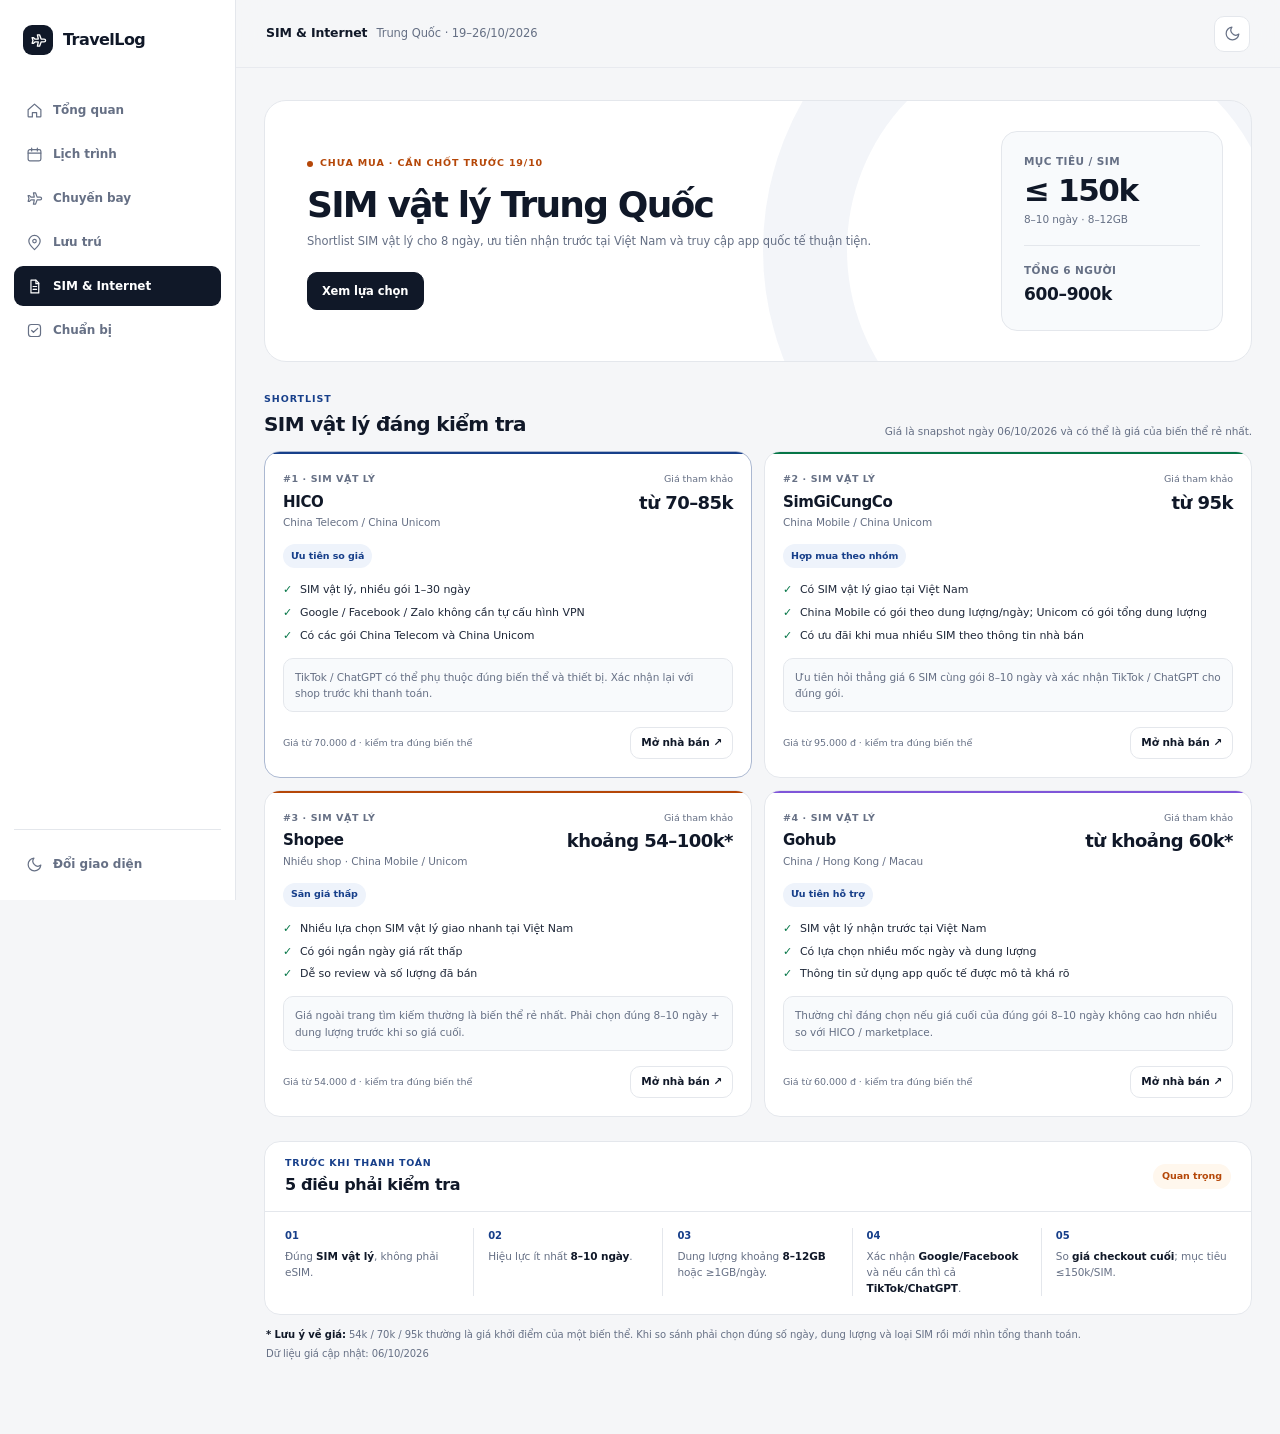
<file: sim/index.html>
<!doctype html>
<html lang="vi">
<head>
  <meta charset="utf-8">
  <meta name="viewport" content="width=device-width,initial-scale=1">
  <meta name="robots" content="noindex">
  <title>SIM & Internet · TravelLog</title>
  <script>location.replace('../sim.html'+location.search+location.hash)</script>
</head>
<body style="font-family:system-ui,-apple-system,BlinkMacSystemFont,'Segoe UI','Noto Sans','Helvetica Neue',Arial,sans-serif">
  <p>Đang chuyển đến trang SIM & Internet… <a href="../sim.html">Mở trang SIM</a></p>
</body>
</html>
</file>
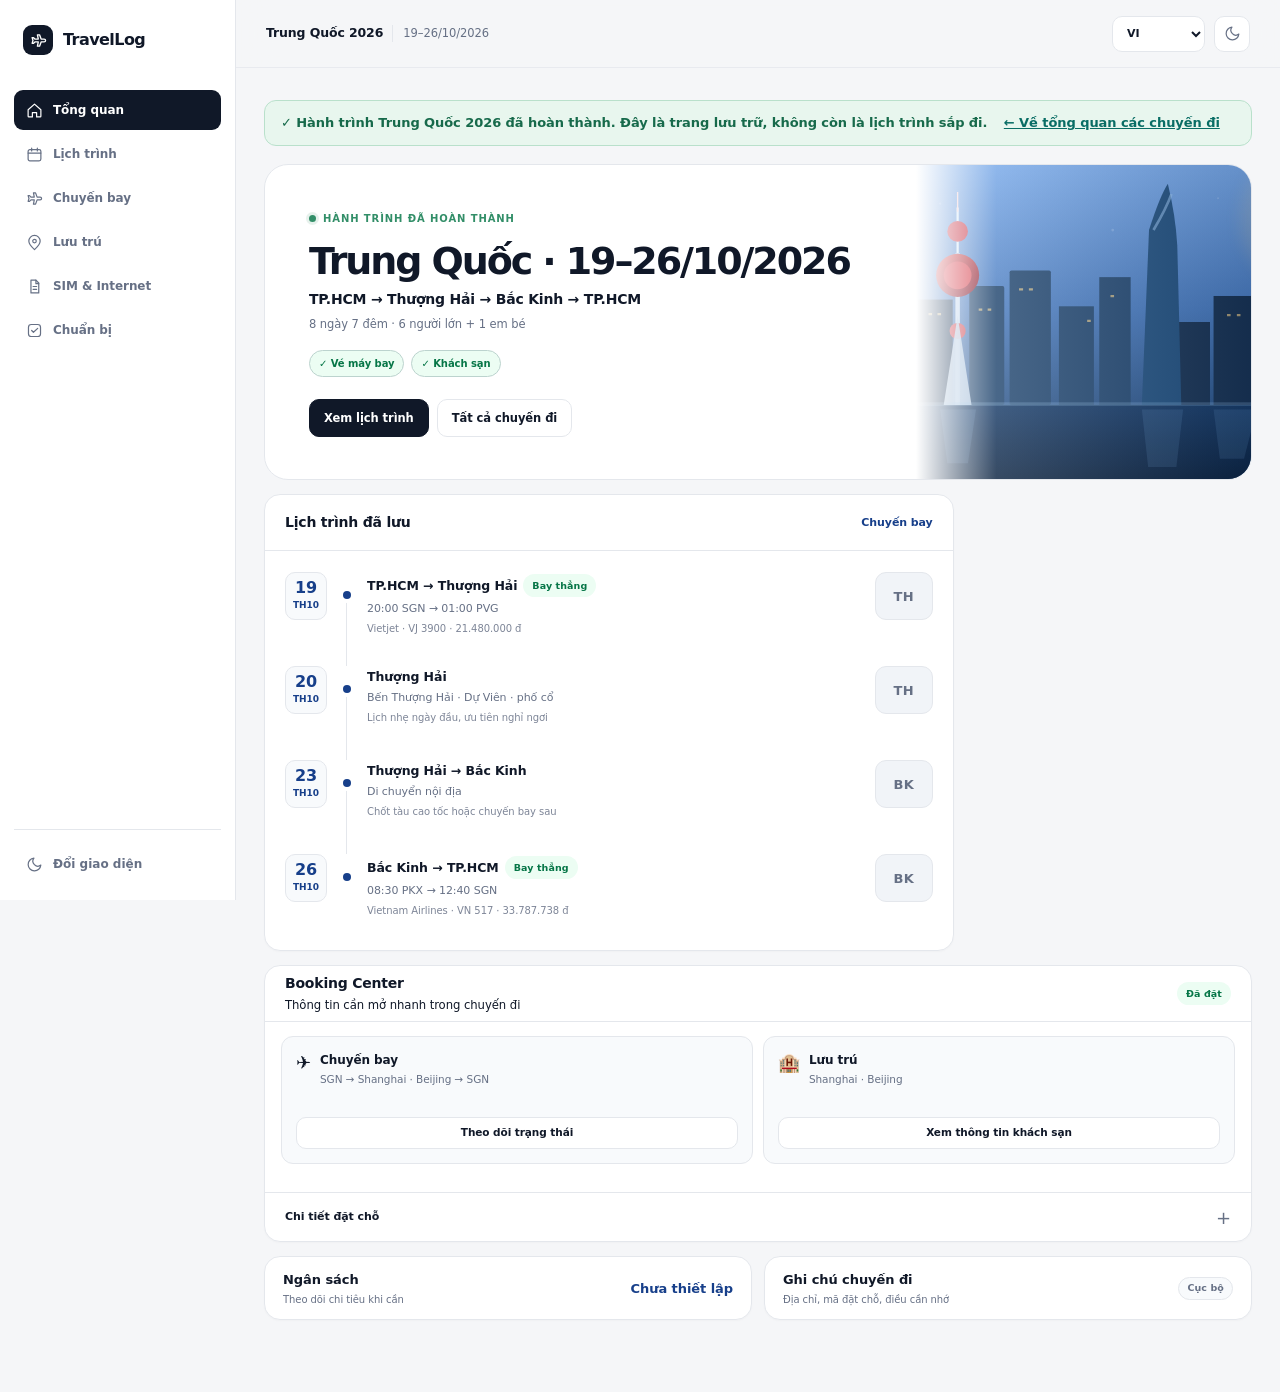
<file: china-2026.html>
<!doctype html>
<html lang="vi">
<head>
  <meta charset="utf-8">
  <meta name="viewport" content="width=device-width,initial-scale=1,viewport-fit=cover">
  <meta name="theme-color" content="#f6f8fc">
  <meta name="description" content="TravelLog — lưu trữ chuyến Trung Quốc 19–26/10/2026.">
  <link rel="manifest" href="./manifest.webmanifest">
  <link rel="icon" href="./icon.svg" type="image/svg+xml">
  <link rel="stylesheet" href="./app.css">
  <link rel="stylesheet" href="./product-ui.css">
  <style>
    .language-select{height:32px;min-width:76px;padding:0 25px 0 9px;border:1px solid var(--line);border-radius:8px;background:var(--surface);color:var(--text);font-size:11px;font-weight:700;outline:none;cursor:pointer}
    .language-select:focus{border-color:#8eb0f6;box-shadow:0 0 0 3px var(--primary-soft)}
    .mobile-header .language-select{max-width:92px}
    .priority-grid,.countdown,#checklist{display:none!important}
    .archive-notice{background:#e8f6ee;color:#176a4b;border:1px solid #b9e0cb;border-radius:12px;padding:12px 16px;margin-bottom:18px;font-weight:700;font-size:13px}
    .archive-notice a{margin-left:12px;color:#096d65;text-decoration:underline}
  </style>
  <title>TravelLog · Lịch sử Trung Quốc 2026</title>
</head>
<body>
<div class="app">
  <aside class="sidebar">
    <a class="brand" href="#top"><span class="brand-mark"><svg><use href="#i-plane"/></svg></span>TravelLog</a>
    <nav class="side-nav">
      <a class="active" href="#top"><span class="nav-icon"><svg><use href="#i-home"/></svg></span>Tổng quan</a>
      <a href="#itinerary"><span class="nav-icon"><svg><use href="#i-calendar"/></svg></span>Lịch trình</a>
      <a href="./flights/"><span class="nav-icon"><svg><use href="#i-plane"/></svg></span>Chuyến bay</a>
      <a href="./hotels/"><span class="nav-icon"><svg><use href="#i-pin"/></svg></span>Lưu trú</a>
      <a href="./sim/"><span class="nav-icon"><svg><use href="#i-sim"/></svg></span>SIM & Internet</a>
      <a href="#checklist"><span class="nav-icon"><svg><use href="#i-check"/></svg></span>Chuẩn bị</a>
    </nav>
    <div class="sidebar-foot">
      <button class="sidebar-action" data-theme-toggle><span class="nav-icon"><svg><use href="#i-moon"/></svg></span>Đổi giao diện</button>
    </div>
  </aside>

  <div class="main">
    <header class="topbar">
      <div class="crumb"><strong>Trung Quốc 2026</strong><span>19–26/10/2026</span></div>
      <div class="top-actions">
        <select class="language-select" data-language-select aria-label="Ngôn ngữ">
          <option value="vi">VI</option><option value="en">EN</option><option value="zh">中文</option><option value="ja">日本語</option>
        </select>
        <button class="icon-btn" data-theme-toggle aria-label="Đổi giao diện"><svg class="ui-icon"><use href="#i-moon"/></svg></button>
      </div>
    </header>

    <header class="mobile-header">
      <a class="brand" href="#top"><span class="brand-mark"><svg><use href="#i-plane"/></svg></span>TravelLog</a>
      <div class="right">
        <select class="language-select" data-language-select aria-label="Ngôn ngữ">
          <option value="vi">VI</option><option value="en">EN</option><option value="zh">中文</option><option value="ja">日本語</option>
        </select>
        <button class="icon-btn" data-theme-toggle aria-label="Đổi giao diện"><svg class="ui-icon"><use href="#i-moon"/></svg></button>
      </div>
    </header>

    <main class="content" id="top">
      <div class="archive-notice">✓ Hành trình Trung Quốc 2026 đã hoàn thành. Đây là trang lưu trữ, không còn là lịch trình sắp đi. <a href="./index.html">← Về tổng quan các chuyến đi</a></div>
      <section class="trip-hero">
        <div class="hero-copy">
          <div class="hero-kicker"><span class="booking-dot"></span> Hành trình đã hoàn thành</div>
          <h1>Trung Quốc · 19–26/10/2026</h1>
          <div class="hero-route">TP.HCM → Thượng Hải → Bắc Kinh → TP.HCM</div>
          <div class="hero-meta">8 ngày 7 đêm · 6 người lớn + 1 em bé</div><div class="booking-summary"><span class="booking-chip success">✓ Vé máy bay</span><span class="booking-chip success">✓ Khách sạn</span></div>
          <div class="hero-actions"><a class="btn" href="#itinerary">Xem lịch trình</a><a class="btn secondary" href="./index.html">Tất cả chuyến đi</a></div>
        </div>
        <aside class="countdown"><span id="daysPrefix">Còn</span><strong id="daysLeft">—</strong><span id="daysUnit">ngày đến chuyến đi</span><b>Khởi hành 19/10/2026</b></aside>
      </section>

      <section class="priority-grid" id="priorities">
        <article class="card priority-card">
          <div class="priority-icon"><svg><use href="#i-passport"/></svg></div>
          <div><span>Hộ chiếu</span><strong id="passportStatus">Cần kiểm tra</strong><small>Chỉ lưu trạng thái · không lưu số hoặc ảnh hộ chiếu</small></div>
          <a href="#checklist">Kiểm tra</a>
        </article>
        <article class="card priority-card">
          <div class="priority-icon"><svg><use href="#i-train"/></svg></div>
          <div><span>Tàu cao tốc</span><strong>23/10 · Shanghai → Beijing</strong><small>Chưa mở bán · theo lịch trình chính</small></div>
          <a href="https://www.12306.cn/en/index.html" target="_blank" rel="noopener">12306 ↗</a>
        </article>
        <article class="card priority-card">
          <div class="priority-icon"><svg><use href="#i-sim"/></svg></div>
          <div><span>SIM vật lý</span><strong>≤ 150k / SIM</strong><small>6 SIM · 8–10 ngày · 8–12GB</small></div>
          <a href="./sim/">So sánh</a>
        </article>
      </section>

      <section class="dashboard-grid">
        <article class="card" id="itinerary">
          <div class="card-head"><h2>Lịch trình đã lưu</h2><a href="./flights/">Chuyến bay</a></div>
          <div class="timeline">
            <div class="timeline-item"><div class="date-box"><strong>19</strong><span>TH10</span></div><span class="time-dot"></span><div class="timeline-info"><strong>TP.HCM → Thượng Hải <span class="pill success" id="outboundBadge">Đang kiểm tra</span></strong><div class="sub" id="outboundFlightText">Đang tải chuyến bay phù hợp…</div><div class="detail" id="outboundFlightMeta">SGN → PVG / SHA</div></div><div class="timeline-photo shanghai">上海</div></div>
            <div class="timeline-item"><div class="date-box"><strong>20</strong><span>TH10</span></div><span class="time-dot"></span><div class="timeline-info"><strong>Thượng Hải</strong><div class="sub">Bến Thượng Hải · Dự Viên · phố cổ</div><div class="detail">Lịch nhẹ ngày đầu, ưu tiên nghỉ ngơi</div></div><div class="timeline-photo shanghai">上海</div></div>
            <div class="timeline-item"><div class="date-box"><strong>23</strong><span>TH10</span></div><span class="time-dot"></span><div class="timeline-info"><strong>Thượng Hải → Bắc Kinh</strong><div class="sub">Di chuyển nội địa</div><div class="detail">Chốt tàu cao tốc hoặc chuyến bay sau</div></div><div class="timeline-photo beijing">北京</div></div>
            <div class="timeline-item"><div class="date-box"><strong>26</strong><span>TH10</span></div><span class="time-dot"></span><div class="timeline-info"><strong>Bắc Kinh → TP.HCM <span class="pill success" id="returnBadge">Đang kiểm tra</span></strong><div class="sub" id="returnFlightText">Đang tải chuyến bay phù hợp…</div><div class="detail" id="returnFlightMeta">PEK / PKX → SGN</div></div><div class="timeline-photo beijing">北京</div></div>
          </div>
        </article>

        <div class="stack">
          <article class="card" id="checklist">
            <div class="card-head"><h3>Chuẩn bị trước chuyến đi</h3><span class="pill primary" id="checkHeaderStatus">0%</span></div>
            <div class="checklist">
              <label class="check-item"><input id="c1" type="checkbox">Hộ chiếu mới / còn hạn &gt; 6 tháng</label>
              <label class="check-item"><input id="c2" type="checkbox">Visa Trung Quốc</label>
              <label class="check-item"><input id="c3" type="checkbox">Khách sạn</label>
              <label class="check-item"><input id="c4" type="checkbox">eSIM / SIM Trung Quốc</label>
              <label class="check-item"><input id="c5" type="checkbox">Bảo hiểm du lịch</label>
              <label class="check-item"><input id="c6" type="checkbox">Ngoại tệ / thanh toán</label>
              <label class="check-item"><input id="c7" type="checkbox">Vé máy bay</label>
              <div class="progress"><span id="checkProgress"></span></div>
              <div class="progress-meta"><span id="checkText">0/7 đã hoàn thành</span><span id="checkPercent">0%</span></div>
            </div>
          </article>

        </div>

        <article class="card booking-center" id="bookings">
          <div class="card-head"><div><h2>Booking Center</h2><small>Thông tin cần mở nhanh trong chuyến đi</small></div><span class="pill success">Đã đặt</span></div>
          <div class="booking-center-grid">
            <section class="booking-panel"><div class="booking-panel-head"><span>✈️</span><div><b>Chuyến bay</b><small>SGN → Shanghai · Beijing → SGN</small></div></div><a class="btn sm" href="./flight-status.html">Theo dõi trạng thái</a></section>
            <section class="booking-panel"><div class="booking-panel-head"><span>🏨</span><div><b>Lưu trú</b><small>Shanghai · Beijing</small></div></div><a class="btn sm" href="./hotels/">Xem thông tin khách sạn</a></section>
          </div>
          <details class="booking-details">
            <summary>Chi tiết đặt chỗ</summary>
            <div class="booking-fields">
              <label>Mã đặt chỗ / PNR<input data-booking="pnr" placeholder="Nhập mã booking"></label>
              <label>Khách sạn / mã xác nhận<input data-booking="hotel" placeholder="Tên khách sạn hoặc mã xác nhận"></label>
              <label>Tàu / số hiệu ghế<input data-booking="train" placeholder="VD: Gxx · Coach 05 · Seat 08A"></label>
              <label>Ghi chú quan trọng<input data-booking="important" placeholder="Ga, terminal, giờ check-in..."></label>
            </div>
            <div class="booking-save"><span>Dữ liệu chỉ lưu cục bộ trên thiết bị này.</span><button class="btn sm" id="copyBookings">Sao chép</button></div>
          </details>
        </article>

        <section class="utility-grid">
          <details class="card utility-details" id="budget">
            <summary><span><b>Ngân sách</b><small id="budgetSummaryHint">Theo dõi chi tiêu khi cần</small></span><strong id="summaryBudget">Chưa thiết lập</strong></summary>
            <div class="budget">
              <div class="budget-total"><div><span>Tổng dự kiến</span><strong id="budgetTotal">Chưa thiết lập</strong></div><span id="budgetHint">0/5 hạng mục</span></div>
              <div class="progress"><span id="budgetProgress"></span></div>
              <div class="budget-row"><span>Chuyến bay</span><input data-budget="flight" inputmode="numeric" placeholder="0"></div>
              <div class="budget-row"><span>Khách sạn</span><input data-budget="hotel" inputmode="numeric" placeholder="0"></div>
              <div class="budget-row"><span>Ăn uống</span><input data-budget="food" inputmode="numeric" placeholder="0"></div>
              <div class="budget-row"><span>Di chuyển nội địa</span><input data-budget="transport" inputmode="numeric" placeholder="0"></div>
              <div class="budget-row"><span>Mua sắm & khác</span><input data-budget="other" inputmode="numeric" placeholder="0"></div>
              <span id="budgetPerPerson" class="utility-meta">Nhập ngân sách bên dưới</span>
            </div>
          </details>
          <details class="card utility-details" id="notes">
            <summary><span><b>Ghi chú chuyến đi</b><small>Địa chỉ, mã đặt chỗ, điều cần nhớ</small></span><span class="pill">Cục bộ</span></summary>
            <div class="notes-wrap"><textarea id="tripNotes" placeholder="Địa chỉ khách sạn, mã đặt chỗ, quán ăn, chi tiết tàu, điều cần nhớ..."></textarea><div class="notes-actions"><button class="btn sm" id="copyNotes">Sao chép</button><button class="btn sm" id="exportData">Xuất dữ liệu</button><label class="btn sm" for="importData">Nhập dữ liệu<input id="importData" type="file" accept="application/json" hidden></label><span class="save-state" id="saveState">Sẵn sàng</span></div></div>
          </details>
        </section>
      </section>
    </main>
  </div>
</div>

<nav class="mobile-bottom">
  <a class="active" href="#top"><span class="nav-icon"><svg><use href="#i-home"/></svg></span>Tổng quan</a>
  <a href="./flights/"><span class="nav-icon"><svg><use href="#i-plane"/></svg></span>Chuyến bay</a>
  <a href="./hotels/"><span class="nav-icon"><svg><use href="#i-pin"/></svg></span>Lưu trú</a>
  <a href="./sim/"><span class="nav-icon"><svg><use href="#i-sim"/></svg></span>SIM</a>
</nav>

<svg width="0" height="0" style="position:absolute;overflow:hidden" aria-hidden="true">
  <symbol id="i-plane" viewBox="0 0 24 24"><path d="M10.5 4h3l2.2 6H20a2 2 0 1 1 0 4h-4.3l-2.2 6h-3l1.2-6H7l-2 2H3l1.2-4L3 8h2l2 2h4.7l-1.2-6Z"/></symbol>
  <symbol id="i-home" viewBox="0 0 24 24"><path d="m3 11 9-8 9 8v9a1 1 0 0 1-1 1h-5v-6H9v6H4a1 1 0 0 1-1-1Z"/></symbol>
  <symbol id="i-calendar" viewBox="0 0 24 24"><rect x="3" y="5" width="18" height="16" rx="2.5"/><path d="M16 3v4M8 3v4M3 10h18"/></symbol>
  <symbol id="i-wallet" viewBox="0 0 24 24"><path d="M4 6h14a2 2 0 0 1 2 2v11H4a2 2 0 0 1-2-2V6a3 3 0 0 1 3-3h12"/><path d="M16 11h5v5h-5a2.5 2.5 0 0 1 0-5Z"/></symbol>
  <symbol id="i-note" viewBox="0 0 24 24"><rect x="4" y="3" width="16" height="18" rx="2.5"/><path d="M8 8h8M8 12h8M8 16h5"/></symbol>
  <symbol id="i-check" viewBox="0 0 24 24"><rect x="3.5" y="3.5" width="17" height="17" rx="4"/><path d="m8 12 2.5 2.5L16.5 9"/></symbol>
  <symbol id="i-pin" viewBox="0 0 24 24"><path d="M20 10c0 5-8 12-8 12S4 15 4 10a8 8 0 1 1 16 0Z"/><circle cx="12" cy="10" r="2.5"/></symbol>
  <symbol id="i-status" viewBox="0 0 24 24"><path d="M4 17h4l2-10 4 13 2-8h4"/><path d="M3 4h18v16H3z"/></symbol>
  <symbol id="i-sim" viewBox="0 0 24 24"><path d="M7 3h7l4 4v14H7z"/><path d="M14 3v5h4M10 12h5M10 16h5"/></symbol>
  <symbol id="i-passport" viewBox="0 0 24 24"><rect x="4" y="3" width="16" height="18" rx="2.5"/><circle cx="12" cy="10" r="3"/><path d="M8 16h8"/></symbol>
  <symbol id="i-train" viewBox="0 0 24 24"><rect x="5" y="3" width="14" height="15" rx="3"/><path d="M8 8h8M8 13h.01M16 13h.01M8 18l-2 3M16 18l2 3"/></symbol>
  <symbol id="i-moon" viewBox="0 0 24 24"><path d="M21 12.8A9 9 0 1 1 11.2 3 7 7 0 0 0 21 12.8Z"/></symbol>
  <symbol id="i-arrow-right" viewBox="0 0 24 24"><path d="M5 12h14M13 6l6 6-6 6"/></symbol>
</svg>

<script>
(() => {
  'use strict';
  const STORAGE_KEY = 'travel-language';
  const LANGS = {vi:'vi',en:'en',zh:'zh-CN',ja:'ja'};
  const DICT = {
    vi: {'上海':'TH','北京':'BK'},
    en: {
      'Tổng quan':'Overview','Lịch trình':'Itinerary','Giá vé':'Flight prices','Ngân sách':'Budget','Chuẩn bị':'Preparation','Ghi chú':'Notes','Đổi giao diện':'Switch theme','Ngôn ngữ':'Language','Trung Quốc 2026':'China 2026','Xem giá vé':'View fares','Chuyến đi sắp tới':'Upcoming trip','Trung Quốc · 19–26/10/2026':'China · 19–26 Oct 2026','TP.HCM → Thượng Hải → Bắc Kinh → TP.HCM':'Ho Chi Minh City → Shanghai → Beijing → Ho Chi Minh City','8 ngày 7 đêm · 6 người lớn + 1 em bé':'8 days 7 nights · 6 adults + 1 infant','Xem lịch trình':'View itinerary','Theo dõi giá vé':'Track flight prices','Còn':'Departure in','ngày đến chuyến đi':'days','khởi hành hôm nay':'departing today','chuyến đi đã bắt đầu':'trip has started','Khởi hành 19/10/2026':'Departure 19 Oct 2026','Ngân sách dự kiến':'Planned budget','Chưa thiết lập':'Not set','Nhập ngân sách bên dưới':'Enter budget below','Chuyến bay':'Flights','2 chặng':'2 legs','Đang tải dữ liệu giá vé…':'Loading flight data…','Thành phố chính':'Main cities','Thượng Hải · Bắc Kinh':'Shanghai · Beijing','Việc còn lại':'Remaining tasks','Lịch trình chính':'Main itinerary','Đang kiểm tra':'Checking','Đang tải chuyến bay phù hợp…':'Loading a suitable flight…','TP.HCM → Thượng Hải':'Ho Chi Minh City → Shanghai','上海':'SHA','Thượng Hải':'Shanghai','Bến Thượng Hải · Dự Viên · phố cổ':'The Bund · Yu Garden · Old Town','Lịch nhẹ ngày đầu, ưu tiên nghỉ ngơi':'Keep the first day light and prioritize rest','Thượng Hải → Bắc Kinh':'Shanghai → Beijing','Di chuyển nội địa':'Domestic transfer','Chốt tàu cao tốc hoặc chuyến bay sau':'Finalize high-speed rail or a flight later','北京':'BJS','Bắc Kinh → TP.HCM':'Beijing → Ho Chi Minh City','Chuẩn bị trước chuyến đi':'Before the trip','Hộ chiếu còn hạn > 6 tháng':'Passport valid for more than 6 months','Visa Trung Quốc':'China visa','Khách sạn':'Hotel','eSIM / SIM Trung Quốc':'China eSIM / SIM','SIM & Internet':'SIM & Internet','6 SIM vật lý · mục tiêu ≤ 150k/SIM':'6 physical SIMs · target ≤ 150k/SIM','So sánh SIM':'Compare SIMs','Chưa mua':'Not purchased','Bảo hiểm du lịch':'Travel insurance','Ngoại tệ / thanh toán':'Cash / payments','Vé máy bay':'Flight tickets','Tổng dự kiến':'Planned total','Ăn uống':'Food','Mua sắm & khác':'Shopping & other','Lưu trên thiết bị này':'Saved on this device','Địa chỉ khách sạn, mã đặt chỗ, quán ăn, chi tiết tàu, điều cần nhớ...':'Hotel address, booking codes, places to eat, train details, things to remember...','Sao chép':'Copy','Xuất dữ liệu':'Export data','Nhập dữ liệu':'Import data','Sẵn sàng':'Ready','TH10':'OCT','{done}/{total} đã hoàn thành':'{done}/{total} completed','Khoảng {amount} / người':'About {amount} / person','{filled}/{total} hạng mục':'{filled}/{total} categories','Đã lưu':'Saved','Đã sao chép':'Copied','Không thể sao chép':'Could not copy','File không hợp lệ':'Invalid file','Chưa có chuyến bay phù hợp':'No suitable flight found','Chưa có dữ liệu':'No data','Hãng bay':'Airline','Bay thẳng':'Direct','1 điểm dừng':'1 stop','{count} lựa chọn bay thẳng đang được theo dõi':'Tracking {count} direct-flight options','Có dữ liệu chuyến bay, chưa thấy lựa chọn bay thẳng':'Flight data loaded; no direct option found','Không tải được dữ liệu giá vé':'Could not load flight-price data','Trạng thái':'Status','Trạng thái chuyến bay':'Flight status'
    },
    zh: {
      'Tổng quan':'概览','Lịch trình':'行程','Giá vé':'机票价格','Ngân sách':'预算','Chuẩn bị':'行前准备','Ghi chú':'备注','Đổi giao diện':'切换主题','Ngôn ngữ':'语言','Trung Quốc 2026':'中国 2026','Xem giá vé':'查看机票','Chuyến đi sắp tới':'即将出发','Trung Quốc · 19–26/10/2026':'中国 · 2026年10月19–26日','TP.HCM → Thượng Hải → Bắc Kinh → TP.HCM':'胡志明市 → 上海 → 北京 → 胡志明市','8 ngày 7 đêm · 6 người lớn + 1 em bé':'8天7晚 · 6名成人 + 1名婴儿','Xem lịch trình':'查看行程','Theo dõi giá vé':'跟踪机票价格','Còn':'距离出发还有','ngày đến chuyến đi':'天','khởi hành hôm nay':'今天出发','chuyến đi đã bắt đầu':'旅程已开始','Khởi hành 19/10/2026':'出发：2026年10月19日','Ngân sách dự kiến':'计划预算','Chưa thiết lập':'未设置','Nhập ngân sách bên dưới':'在下方输入预算','Chuyến bay':'航班','2 chặng':'2个航段','Đang tải dữ liệu giá vé…':'正在加载机票数据…','Thành phố chính':'主要城市','Thượng Hải · Bắc Kinh':'上海 · 北京','Việc còn lại':'剩余事项','Lịch trình chính':'主要行程','Đang kiểm tra':'正在检查','Đang tải chuyến bay phù hợp…':'正在加载合适的航班…','TP.HCM → Thượng Hải':'胡志明市 → 上海','上海':'上海','Thượng Hải':'上海','Bến Thượng Hải · Dự Viên · phố cổ':'外滩 · 豫园 · 老城','Lịch nhẹ ngày đầu, ưu tiên nghỉ ngơi':'首日安排轻松，优先休息','Thượng Hải → Bắc Kinh':'上海 → 北京','Di chuyển nội địa':'国内交通','Chốt tàu cao tốc hoặc chuyến bay sau':'稍后确认高铁或航班','北京':'北京','Bắc Kinh → TP.HCM':'北京 → 胡志明市','Chuẩn bị trước chuyến đi':'出发前准备','Hộ chiếu còn hạn > 6 tháng':'护照有效期超过6个月','Visa Trung Quốc':'中国签证','Khách sạn':'酒店','eSIM / SIM Trung Quốc':'中国 eSIM / SIM','SIM & Internet':'SIM 与网络','6 SIM vật lý · mục tiêu ≤ 150k/SIM':'6 张实体 SIM · 目标 ≤ 150k/SIM','So sánh SIM':'比较 SIM','Chưa mua':'尚未购买','Bảo hiểm du lịch':'旅行保险','Ngoại tệ / thanh toán':'现金 / 支付','Vé máy bay':'机票','Tổng dự kiến':'预计总额','Ăn uống':'餐饮','Mua sắm & khác':'购物及其他','Lưu trên thiết bị này':'保存在此设备','Địa chỉ khách sạn, mã đặt chỗ, quán ăn, chi tiết tàu, điều cần nhớ...':'酒店地址、预订编号、餐厅、火车信息、需要记住的事项...','Sao chép':'复制','Xuất dữ liệu':'导出数据','Nhập dữ liệu':'导入数据','Sẵn sàng':'就绪','TH10':'10月','{done}/{total} đã hoàn thành':'已完成 {done}/{total}','Khoảng {amount} / người':'约 {amount} / 人','{filled}/{total} hạng mục':'{filled}/{total} 个类别','Đã lưu':'已保存','Đã sao chép':'已复制','Không thể sao chép':'无法复制','File không hợp lệ':'文件无效','Chưa có chuyến bay phù hợp':'没有合适的航班','Chưa có dữ liệu':'暂无数据','Hãng bay':'航空公司','Bay thẳng':'直飞','1 điểm dừng':'1次中转','{count} lựa chọn bay thẳng đang được theo dõi':'正在跟踪 {count} 个直飞选项','Có dữ liệu chuyến bay, chưa thấy lựa chọn bay thẳng':'已加载航班数据，暂未发现直飞选项','Không tải được dữ liệu giá vé':'无法加载机票价格数据','Trạng thái':'状态','Trạng thái chuyến bay':'航班状态'
    },
    ja: {
      'Tổng quan':'概要','Lịch trình':'旅程','Giá vé':'航空券価格','Ngân sách':'予算','Chuẩn bị':'準備','Ghi chú':'メモ','Đổi giao diện':'テーマ切替','Ngôn ngữ':'言語','Trung Quốc 2026':'中国 2026','Xem giá vé':'航空券を見る','Chuyến đi sắp tới':'次の旅行','Trung Quốc · 19–26/10/2026':'中国 · 2026年10月19日〜26日','TP.HCM → Thượng Hải → Bắc Kinh → TP.HCM':'ホーチミン市 → 上海 → 北京 → ホーチミン市','8 ngày 7 đêm · 6 người lớn + 1 em bé':'8日7泊 · 大人6名 + 乳児1名','Xem lịch trình':'旅程を見る','Theo dõi giá vé':'航空券価格を追跡','Còn':'出発まであと','ngày đến chuyến đi':'日','khởi hành hôm nay':'本日出発','chuyến đi đã bắt đầu':'旅行は開始済み','Khởi hành 19/10/2026':'出発：2026年10月19日','Ngân sách dự kiến':'予定予算','Chưa thiết lập':'未設定','Nhập ngân sách bên dưới':'下に予算を入力','Chuyến bay':'フライト','2 chặng':'2区間','Đang tải dữ liệu giá vé…':'航空券データを読み込み中…','Thành phố chính':'主要都市','Thượng Hải · Bắc Kinh':'上海 · 北京','Việc còn lại':'残りのタスク','Lịch trình chính':'主な旅程','Đang kiểm tra':'確認中','Đang tải chuyến bay phù hợp…':'適切なフライトを読み込み中…','TP.HCM → Thượng Hải':'ホーチミン市 → 上海','上海':'上海','Thượng Hải':'上海','Bến Thượng Hải · Dự Viên · phố cổ':'外灘 · 豫園 · 旧市街','Lịch nhẹ ngày đầu, ưu tiên nghỉ ngơi':'初日はゆったり、休息を優先','Thượng Hải → Bắc Kinh':'上海 → 北京','Di chuyển nội địa':'国内移動','Chốt tàu cao tốc hoặc chuyến bay sau':'高速鉄道またはフライトを後で確定','北京':'北京','Bắc Kinh → TP.HCM':'北京 → ホーチミン市','Chuẩn bị trước chuyến đi':'旅行前の準備','Hộ chiếu còn hạn > 6 tháng':'パスポート残存期間6か月超','Visa Trung Quốc':'中国ビザ','Khách sạn':'ホテル','eSIM / SIM Trung Quốc':'中国 eSIM / SIM','SIM & Internet':'SIM・通信','6 SIM vật lý · mục tiêu ≤ 150k/SIM':'物理SIM 6枚 · 目標 ≤ 150k/SIM','So sánh SIM':'SIMを比較','Chưa mua':'未購入','Bảo hiểm du lịch':'海外旅行保険','Ngoại tệ / thanh toán':'現金 / 支払い','Vé máy bay':'航空券','Tổng dự kiến':'予定合計','Ăn uống':'食事','Mua sắm & khác':'買い物・その他','Lưu trên thiết bị này':'この端末に保存','Địa chỉ khách sạn, mã đặt chỗ, quán ăn, chi tiết tàu, điều cần nhớ...':'ホテル住所、予約番号、食事場所、鉄道情報、覚えておくこと...','Sao chép':'コピー','Xuất dữ liệu':'データを書き出す','Nhập dữ liệu':'データを読み込む','Sẵn sàng':'準備完了','TH10':'10月','{done}/{total} đã hoàn thành':'{done}/{total} 完了','Khoảng {amount} / người':'約 {amount} / 人','{filled}/{total} hạng mục':'{filled}/{total} カテゴリ','Đã lưu':'保存済み','Đã sao chép':'コピーしました','Không thể sao chép':'コピーできません','File không hợp lệ':'無効なファイル','Chưa có chuyến bay phù hợp':'適切なフライトがありません','Chưa có dữ liệu':'データなし','Hãng bay':'航空会社','Bay thẳng':'直行便','1 điểm dừng':'乗継1回','{count} lựa chọn bay thẳng đang được theo dõi':'直行便 {count} 件を追跡中','Có dữ liệu chuyến bay, chưa thấy lựa chọn bay thẳng':'フライトデータはありますが直行便は見つかりません','Không tải được dữ liệu giá vé':'航空券価格データを読み込めません','Trạng thái':'運航状況','Trạng thái chuyến bay':'フライト状況'
    }
  };
  const TITLES = {vi:'TravelLog · Trung Quốc 2026',en:'TravelLog · China 2026',zh:'TravelLog · 中国 2026',ja:'TravelLog · 中国 2026'};
  const DESCRIPTIONS = {vi:'TravelLog — lịch trình Trung Quốc 19–26/10/2026.',en:'TravelLog — China itinerary, 19–26 Oct 2026.',zh:'TravelLog — 2026年10月19–26日中国行程。',ja:'TravelLog — 2026年10月19日〜26日の中国旅行。'};
  const originalText = new WeakMap();
  const originalAttrs = new WeakMap();
  let currentLang = localStorage.getItem(STORAGE_KEY);
  if (!LANGS[currentLang]) currentLang = 'vi';
  const format = (template, vars={}) => String(template).replace(/\{(\w+)\}/g, (_, key) => vars[key] ?? `{${key}}`);
  const t = (source, vars={}) => format(DICT[currentLang]?.[source] ?? source, vars);

  function translateTextNode(node) {
    const raw = node.nodeValue;
    if (!raw || !raw.trim() || node.parentElement?.closest('script,style,textarea,option')) return;
    if (!originalText.has(node)) originalText.set(node, raw.trim());
    const source = originalText.get(node);
    const lead = raw.match(/^\s*/)?.[0] || '';
    const tail = raw.match(/\s*$/)?.[0] || '';
    node.nodeValue = lead + t(source) + tail;
  }

  function translateAttributes(el) {
    if (!(el instanceof Element)) return;
    let saved = originalAttrs.get(el);
    if (!saved) { saved = {}; originalAttrs.set(el, saved); }
    for (const attr of ['placeholder','aria-label','title']) {
      if (!el.hasAttribute(attr)) continue;
      if (!(attr in saved)) saved[attr] = el.getAttribute(attr);
      el.setAttribute(attr, t(saved[attr]));
    }
  }

  function translateTree() {
    const walker = document.createTreeWalker(document.body, NodeFilter.SHOW_ELEMENT | NodeFilter.SHOW_TEXT);
    let node;
    while ((node = walker.nextNode())) {
      if (node.nodeType === Node.TEXT_NODE) translateTextNode(node);
      else translateAttributes(node);
    }
  }

  function setLanguage(lang, notify=true) {
    if (!LANGS[lang]) lang = 'vi';
    currentLang = lang;
    localStorage.setItem(STORAGE_KEY, lang);
    document.documentElement.lang = LANGS[lang];
    document.title = TITLES[lang];
    const meta = document.querySelector('meta[name="description"]');
    if (meta) meta.content = DESCRIPTIONS[lang];
    translateTree();
    document.querySelectorAll('[data-language-select]').forEach(select => { select.value = lang; });
    if (notify) document.dispatchEvent(new CustomEvent('travel-language-change', {detail:{lang}}));
  }

  document.querySelectorAll('[data-language-select]').forEach(select => select.addEventListener('change', () => setLanguage(select.value)));
  window.TravelDashboardI18n = {t:(source, vars={})=>t(source, vars), getLanguage:()=>currentLang, setLanguage};
  setLanguage(currentLang, false);
})();
</script>

<script>
(() => {
  const S='travel-log-v3', $=s=>document.querySelector(s), $$=s=>[...document.querySelectorAll(s)], state=JSON.parse(localStorage.getItem(S)||'{}'), save=()=>localStorage.setItem(S,JSON.stringify(state));
  const I18N=window.TravelDashboardI18n, t=(source,vars={})=>I18N.t(source,vars);
  const locale=()=>({vi:'vi-VN',en:'en-US',zh:'zh-CN',ja:'ja-JP'}[I18N.getLanguage()]||'vi-VN');
  const money=n=>`${new Intl.NumberFormat(locale()).format(Number(n)||0)}${I18N.getLanguage()==='vi'?' đ':' VND'}`;

  $$('[data-theme-toggle]').forEach(b=>b.onclick=()=>{const dark=document.documentElement.dataset.theme==='dark';document.documentElement.dataset.theme=dark?'light':'dark';localStorage.setItem('travel-theme',dark?'light':'dark')});
  const theme=localStorage.getItem('travel-theme'); if(theme) document.documentElement.dataset.theme=theme;

  const dep=new Date('2026-10-19T20:00:00+07:00');
  function renderCountdown(){const days=Math.ceil((dep-new Date())/86400000);if(days>0){$('#daysPrefix').textContent=t('Còn');$('#daysLeft').textContent=days;$('#daysUnit').textContent=t('ngày đến chuyến đi')}else if(days===0){$('#daysPrefix').textContent='';$('#daysLeft').textContent='0';$('#daysUnit').textContent=t('khởi hành hôm nay')}else{$('#daysPrefix').textContent='';$('#daysLeft').textContent='✓';$('#daysUnit').textContent=t('chuyến đi đã bắt đầu')}}
  renderCountdown();

  const checks=$$('.check-item input');
  checks.forEach(c=>{c.checked=!!state[c.id];c.onchange=()=>{state[c.id]=c.checked;save();renderChecks()}});
  function renderChecks(){const done=checks.filter(c=>c.checked).length,p=Math.round(done/checks.length*100),status=t('{done}/{total} đã hoàn thành',{done,total:checks.length});if($('#taskCount'))$('#taskCount').textContent=checks.length-done;if($('#taskStatus'))$('#taskStatus').textContent=status;$('#checkText').textContent=status;$('#checkPercent').textContent=p+'%';$('#checkHeaderStatus').textContent=p+'%';$('#checkProgress').style.width=p+'%';const passport=$('#passportStatus');if(passport){passport.textContent=$('#c1')?.checked?'Đã kiểm tra':'Cần kiểm tra';passport.classList.toggle('ready',!!$('#c1')?.checked)}}
  renderChecks();

  const inputs=$$('[data-budget]');
  inputs.forEach(i=>{i.value=state.budget?.[i.dataset.budget]||'';i.oninput=()=>{state.budget=state.budget||{};state.budget[i.dataset.budget]=i.value.replace(/\D/g,'');i.value=state.budget[i.dataset.budget];save();renderBudget()}});
  function renderBudget(){const vals=inputs.map(i=>Number(i.value)||0),total=vals.reduce((a,b)=>a+b,0),filled=inputs.filter(i=>Number(i.value)>0).length,p=filled/inputs.length*100;$('#budgetTotal').textContent=total?money(total):t('Chưa thiết lập');$('#summaryBudget').textContent=total?money(total):t('Chưa thiết lập');$('#budgetPerPerson').textContent=total?t('Khoảng {amount} / người',{amount:money(Math.round(total/7))}):t('Nhập ngân sách bên dưới');$('#budgetHint').textContent=t('{filled}/{total} hạng mục',{filled,total:inputs.length});$('#budgetProgress').style.width=p+'%'}
  renderBudget();

  let saveStateMessage='Sẵn sàng';
  const setSaveState=source=>{saveStateMessage=source;$('#saveState').textContent=t(source)};
  const notes=$('#tripNotes'); notes.value=state.notes||'';
  notes.oninput=()=>{state.notes=notes.value;save();setSaveState('Đã lưu')};
  $('#copyNotes').onclick=async()=>{try{await navigator.clipboard.writeText(notes.value);setSaveState('Đã sao chép')}catch{setSaveState('Không thể sao chép')}};
  $('#exportData').onclick=()=>{const a=document.createElement('a'),blob=new Blob([JSON.stringify({version:3,state},null,2)],{type:'application/json'});a.href=URL.createObjectURL(blob);a.download='travellog-backup.json';a.click();URL.revokeObjectURL(a.href)};
  $('#importData').onchange=e=>{const f=e.target.files[0];if(!f)return;const r=new FileReader;r.onload=()=>{try{const d=JSON.parse(r.result);localStorage.setItem(S,JSON.stringify(d.state||d));location.reload()}catch{setSaveState('File không hợp lệ')}};r.readAsText(f)};

  const isDirect=o=>o?.is_direct===true||Number(o?.stops)===0;
  const time=v=>!v?'—':String(v).slice(11,16);
  const preferred=r=>[...(r?.offers||[])].sort((a,b)=>{if(isDirect(a)!==isDirect(b))return isDirect(a)?-1:1;return Number(a.total_amount)-Number(b.total_amount)})[0];
  function paintFlight(r,text,meta,badge){const o=preferred(r);if(!o){$(text).textContent=t('Chưa có chuyến bay phù hợp');$(badge).textContent=t('Chưa có dữ liệu');$(badge).className='pill';return}const s=o.slices?.[0],seg=s?.segments?.[0],last=s?.segments?.at(-1);$(text).textContent=`${time(seg?.departing_at)} ${s?.origin||seg?.origin} → ${time(last?.arriving_at)} ${s?.destination||last?.destination}`;$(meta).textContent=`${o.owner?.name||t('Hãng bay')}${seg?.flight_number?' · '+seg.flight_number:''} · ${money(o.total_amount)}`;$(badge).textContent=isDirect(o)?t('Bay thẳng'):t('1 điểm dừng');$(badge).className='pill '+(isDirect(o)?'success':'warning')}

  let flightData=null;
  function renderFlights(data){const out=data.routes?.find(r=>r.id==='outbound'),ret=data.routes?.find(r=>r.id==='return');paintFlight(out,'#outboundFlightText','#outboundFlightMeta','#outboundBadge');paintFlight(ret,'#returnFlightText','#returnFlightMeta','#returnBadge')}

  fetch(`./data/flights.json?t=${Date.now()}`,{cache:'no-store'}).then(r=>r.json()).then(data=>{flightData=data;renderFlights(data)}).catch(()=>{});

  document.addEventListener('travel-language-change',()=>{renderCountdown();renderChecks();renderBudget();setSaveState(saveStateMessage);if(flightData)renderFlights(flightData)});

  if('serviceWorker'in navigator)window.addEventListener('load',()=>navigator.serviceWorker.register('./sw.js').catch(()=>{}));
})();
</script>
<script>
(()=>{const key="travel-booking-center-v1";const fields=[...document.querySelectorAll("[data-booking]")];let saved={};try{saved=JSON.parse(localStorage.getItem(key)||"{}")}catch{}fields.forEach(el=>{el.value=saved[el.dataset.booking]||"";el.addEventListener("input",()=>{const data=Object.fromEntries(fields.map(x=>[x.dataset.booking,x.value]));localStorage.setItem(key,JSON.stringify(data))})});document.getElementById("copyBookings")?.addEventListener("click",async()=>{const lines=fields.filter(x=>x.value.trim()).map(x=>`${x.closest("label")?.childNodes[0]?.textContent?.trim()}: ${x.value.trim()}`);if(!lines.length)return;try{await navigator.clipboard.writeText(lines.join("\\n"))}catch{}})})();
</script>
</body>
</html>
</file>
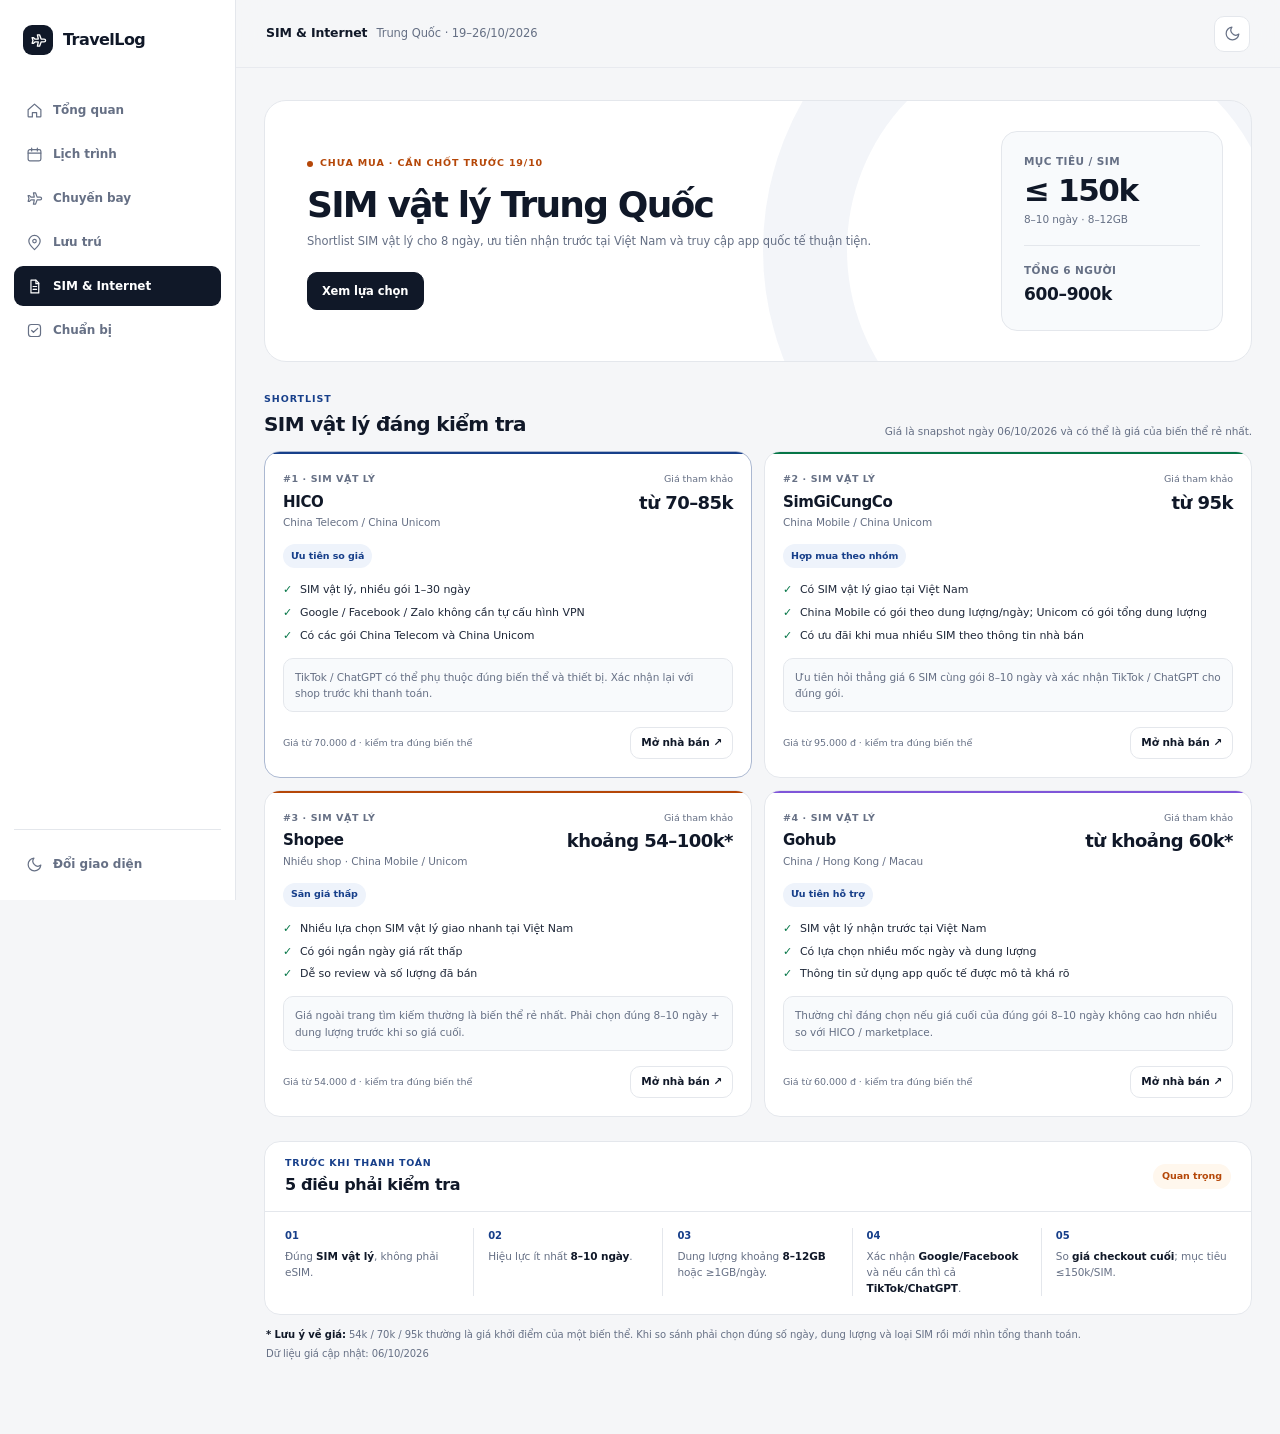
<file: sim.html>
<!doctype html>
<html lang="vi">
<head>
  <meta charset="utf-8">
  <meta name="viewport" content="width=device-width,initial-scale=1,viewport-fit=cover">
  <meta name="theme-color" content="#f6f8fc">
  <meta name="description" content="So sánh SIM vật lý Trung Quốc cho hành trình Thượng Hải – Bắc Kinh 19–26/10/2026.">
  <link rel="manifest" href="./manifest.webmanifest">
  <link rel="icon" href="./icon.svg" type="image/svg+xml">
  <link rel="stylesheet" href="./sim.css">
  <link rel="stylesheet" href="./product-ui.css">
  <title>SIM & Internet · Trung Quốc 2026</title>
</head>
<body class="sim-page">
<div class="app">
  <aside class="sidebar">
    <a class="brand" href="./"><span class="brand-mark"><svg><use href="#i-plane"/></svg></span>TravelLog</a>
    <nav class="side-nav">
      <a href="./"><span class="nav-icon"><svg><use href="#i-home"/></svg></span>Tổng quan</a>
      <a href="./#itinerary"><span class="nav-icon"><svg><use href="#i-calendar"/></svg></span>Lịch trình</a>
      <a href="./flights/"><span class="nav-icon"><svg><use href="#i-plane"/></svg></span>Chuyến bay</a>
      <a href="./hotels/"><span class="nav-icon"><svg><use href="#i-pin"/></svg></span>Lưu trú</a>
      <a class="active" href="./sim/"><span class="nav-icon"><svg><use href="#i-sim"/></svg></span>SIM & Internet</a>
      <a href="./#checklist"><span class="nav-icon"><svg><use href="#i-check"/></svg></span>Chuẩn bị</a>
    </nav>
    <div class="sidebar-foot">
      <button class="sidebar-action" data-theme-toggle><span class="nav-icon"><svg><use href="#i-moon"/></svg></span>Đổi giao diện</button>
    </div>
  </aside>

  <div class="main">
    <header class="topbar">
      <div class="crumb"><strong>SIM & Internet</strong><span>Trung Quốc · 19–26/10/2026</span></div>
      <div class="top-actions">
        <button class="icon-btn" data-theme-toggle aria-label="Đổi giao diện"><svg class="ui-icon"><use href="#i-moon"/></svg></button>
      </div>
    </header>

    <header class="mobile-header">
      <a class="brand" href="./"><span class="brand-mark"><svg><use href="#i-plane"/></svg></span>TravelLog</a>
      <div class="right">
        <a class="btn sm" href="./">Tổng quan</a>
        <button class="icon-btn" data-theme-toggle aria-label="Đổi giao diện"><svg class="ui-icon"><use href="#i-moon"/></svg></button>
      </div>
    </header>

    <main class="content">
      <section class="sim-hero">
        <div class="sim-hero-copy">
          <div class="eyebrow"><span></span> Chưa mua · cần chốt trước 19/10</div>
          <h1>SIM vật lý Trung Quốc</h1>
          <p>Shortlist SIM vật lý cho 8 ngày, ưu tiên nhận trước tại Việt Nam và truy cập app quốc tế thuận tiện.</p>
          <div class="hero-actions">
            <a class="btn" href="#options">Xem lựa chọn</a>
          </div>
        </div>
        <aside class="target-card">
          <span>Mục tiêu / SIM</span>
          <strong>≤ 150k</strong>
          <small>8–10 ngày · 8–12GB</small>
          <div class="target-divider"></div>
          <span>Tổng 6 người</span>
          <b>600–900k</b>
        </aside>
      </section>

      <section class="section-head" id="options">
        <div><span>Shortlist</span><h2>SIM vật lý đáng kiểm tra</h2></div>
        <p>Giá là snapshot ngày 06/10/2026 và có thể là giá của biến thể rẻ nhất.</p>
      </section>

      <section class="provider-grid" id="providerGrid" aria-live="polite">
        <div class="card loading-card">Đang tải danh sách SIM…</div>
      </section>

      <section class="card buy-check" id="buy-check">
        <div class="buy-check-head">
          <div><span>Trước khi thanh toán</span><h2>5 điều phải kiểm tra</h2></div>
          <span class="mini-badge">Quan trọng</span>
        </div>
        <div class="check-grid">
          <div><b>01</b><p>Đúng <strong>SIM vật lý</strong>, không phải eSIM.</p></div>
          <div><b>02</b><p>Hiệu lực ít nhất <strong>8–10 ngày</strong>.</p></div>
          <div><b>03</b><p>Dung lượng khoảng <strong>8–12GB</strong> hoặc ≥1GB/ngày.</p></div>
          <div><b>04</b><p>Xác nhận <strong>Google/Facebook</strong> và nếu cần thì cả <strong>TikTok/ChatGPT</strong>.</p></div>
          <div><b>05</b><p>So <strong>giá checkout cuối</strong>; mục tiêu ≤150k/SIM.</p></div>
        </div>
      </section>

      <div class="price-note">
        <strong>* Lưu ý về giá:</strong> 54k / 70k / 95k thường là giá khởi điểm của một biến thể. Khi so sánh phải chọn đúng số ngày, dung lượng và loại SIM rồi mới nhìn tổng thanh toán.
        <span id="lastUpdated"></span>
      </div>
    </main>
  </div>
</div>

<nav class="mobile-bottom">
  <a href="./"><span class="nav-icon"><svg><use href="#i-home"/></svg></span>Tổng quan</a>
  <a href="./flights/"><span class="nav-icon"><svg><use href="#i-plane"/></svg></span>Chuyến bay</a>
  <a href="./hotels/"><span class="nav-icon"><svg><use href="#i-pin"/></svg></span>Lưu trú</a>
  <a class="active" href="./sim/"><span class="nav-icon"><svg><use href="#i-sim"/></svg></span>SIM</a>
</nav>

<svg width="0" height="0" style="position:absolute;overflow:hidden" aria-hidden="true">
  <symbol id="i-plane" viewBox="0 0 24 24"><path d="M10.5 4h3l2.2 6H20a2 2 0 1 1 0 4h-4.3l-2.2 6h-3l1.2-6H7l-2 2H3l1.2-4L3 8h2l2 2h4.7l-1.2-6Z"/></symbol>
  <symbol id="i-home" viewBox="0 0 24 24"><path d="m3 11 9-8 9 8v9a1 1 0 0 1-1 1h-5v-6H9v6H4a1 1 0 0 1-1-1Z"/></symbol>
  <symbol id="i-calendar" viewBox="0 0 24 24"><rect x="3" y="5" width="18" height="16" rx="2.5"/><path d="M16 3v4M8 3v4M3 10h18"/></symbol>
  <symbol id="i-note" viewBox="0 0 24 24"><rect x="4" y="3" width="16" height="18" rx="2.5"/><path d="M8 8h8M8 12h8M8 16h5"/></symbol>
  <symbol id="i-check" viewBox="0 0 24 24"><rect x="3.5" y="3.5" width="17" height="17" rx="4"/><path d="m8 12 2.5 2.5L16.5 9"/></symbol>
  <symbol id="i-pin" viewBox="0 0 24 24"><path d="M20 10c0 5-8 12-8 12S4 15 4 10a8 8 0 1 1 16 0Z"/><circle cx="12" cy="10" r="2.5"/></symbol>
  <symbol id="i-status" viewBox="0 0 24 24"><path d="M4 17h4l2-10 4 13 2-8h4"/><path d="M3 4h18v16H3z"/></symbol>
  <symbol id="i-sim" viewBox="0 0 24 24"><path d="M7 3h7l4 4v14H7z"/><path d="M14 3v5h4M10 12h5M10 16h5"/></symbol>
  <symbol id="i-moon" viewBox="0 0 24 24"><path d="M21 12.8A9 9 0 1 1 11.2 3 7 7 0 0 0 21 12.8Z"/></symbol>
</svg>

<script src="./sim.js"></script>
</body>
</html>
</file>
<file: app.css>
@import url('./base.css');
@import url('./motion.css');
@import url('./loading.css');
@import url('./theme-icon.css');
@import url('./dashboard.css');

/* Keep the timeline connector centered under the timeline dots. */
.timeline-item:not(:last-child)::after{left:61px}

@media(max-width:520px){
  .timeline-item:not(:last-child)::after{left:55px}
}

/* Post-booking trip mode */
.booking-summary{display:flex;flex-wrap:wrap;gap:8px;margin-top:14px}
.booking-chip{display:inline-flex;align-items:center;min-height:30px;padding:6px 10px;border:1px solid var(--line);border-radius:999px;font-size:12px;font-weight:750;background:var(--surface)}
.booking-chip.success{border-color:rgba(34,197,94,.25);background:rgba(34,197,94,.09)}
.booking-chip.muted{color:var(--muted)}
.booking-dot{display:inline-block;width:8px;height:8px;border-radius:50%;background:#22c55e;box-shadow:0 0 0 4px rgba(34,197,94,.12);margin-right:6px}
@media(max-width:640px){.booking-summary{gap:6px}.booking-chip{font-size:11px;padding:5px 8px}.hero-actions{display:grid;grid-template-columns:1fr 1fr}.hero-actions .btn:first-child{grid-column:1/-1}}
</file>
<file: product-ui.css>
/* TravelLog product UI — 2026 professional refactor
   Calm, editorial travel-management visual system.
   Loaded after page-specific styles so this file is the final visual layer. */

:root{
  --bg:#f5f6f8;
  --surface:#ffffff;
  --surface-2:#f8fafc;
  --surface-3:#f1f4f8;
  --text:#101828;
  --muted:#667085;
  --line:#e4e7ec;
  --line-2:#d0d5dd;
  --primary:#173f8a;
  --primary-2:#102f6b;
  --primary-soft:#eef3fb;
  --success:#067647;
  --success-soft:#ecfdf3;
  --warning:#b54708;
  --warning-soft:#fff7ed;
  --danger:#b42318;
  --shadow:0 1px 2px rgba(16,24,40,.035),0 14px 36px rgba(16,24,40,.045);
  --shadow-raised:0 20px 50px rgba(16,24,40,.10);
  --r:14px;
  --r-lg:22px;
  --sidebar:236px;
}
[data-theme="dark"]{
  --bg:#0b0f16;
  --surface:#111722;
  --surface-2:#161e2b;
  --surface-3:#1b2533;
  --text:#f2f4f7;
  --muted:#98a2b3;
  --line:#263141;
  --line-2:#344054;
  --primary:#8fb2f4;
  --primary-2:#b7cdf8;
  --primary-soft:#172746;
  --success:#75e0a7;
  --success-soft:#123526;
  --warning:#fec84b;
  --warning-soft:#3a2c12;
  --danger:#fda29b;
  --shadow:0 1px 2px rgba(0,0,0,.2),0 16px 40px rgba(0,0,0,.14);
  --shadow-raised:0 22px 56px rgba(0,0,0,.28);
}

html{background:var(--bg)}
body{
  background:var(--bg)!important;
  color:var(--text);
  font-size:14px;
  line-height:1.5;
  letter-spacing:-.005em;
}
.app{grid-template-columns:var(--sidebar) minmax(0,1fr)!important}

/* Navigation */
.sidebar{
  padding:18px 14px 16px!important;
  background:color-mix(in srgb,var(--surface) 97%,transparent)!important;
  border-right:1px solid var(--line)!important;
  backdrop-filter:none!important;
}
.brand{
  height:44px!important;
  padding:0 9px!important;
  gap:10px!important;
  font-size:16px!important;
  font-weight:800!important;
  letter-spacing:-.035em!important;
}
.brand-mark{
  width:30px!important;
  height:30px!important;
  border-radius:9px!important;
  background:var(--text)!important;
  color:var(--surface)!important;
  box-shadow:none!important;
}
.side-nav{gap:4px!important;margin-top:28px!important}
.side-nav a,.sidebar-action{
  min-height:40px!important;
  padding:0 11px!important;
  border-radius:9px!important;
  color:var(--muted)!important;
  font-size:12px!important;
  font-weight:680!important;
  transition:background .15s ease,color .15s ease,transform .15s ease!important;
}
.side-nav a:hover,.sidebar-action:hover{
  background:var(--surface-2)!important;
  color:var(--text)!important;
  transform:none!important;
}
.side-nav a.active{
  background:var(--text)!important;
  color:var(--surface)!important;
  box-shadow:none!important;
}
.side-nav a.active .nav-icon{color:inherit}
.sidebar-foot{border-top:1px solid var(--line)!important}
.nav-icon svg,.ui-icon{stroke-width:1.7!important}

/* App chrome */
.topbar{
  height:68px!important;
  padding:0 30px!important;
  background:color-mix(in srgb,var(--bg) 88%,transparent)!important;
  border-bottom:1px solid color-mix(in srgb,var(--line) 76%,transparent)!important;
  backdrop-filter:blur(18px)!important;
}
.crumb{gap:9px!important}
.crumb strong{font-size:12.5px!important;font-weight:750!important;letter-spacing:-.01em!important}
.crumb span{font-size:11.5px!important;color:var(--muted)!important}
.content{
  width:min(1200px,calc(100% - 56px))!important;
  padding:32px 0 72px!important;
}
.card{
  border:1px solid var(--line)!important;
  border-radius:16px!important;
  background:var(--surface)!important;
  box-shadow:0 1px 2px rgba(16,24,40,.025)!important;
  backdrop-filter:none!important;
}
.card-head{
  min-height:56px!important;
  padding:0 20px!important;
  border-bottom:1px solid var(--line)!important;
}
.card-head h2,.card-head h3{font-size:14px!important;font-weight:760!important}
.card-head a{
  background:transparent!important;
  padding:0!important;
  color:var(--primary)!important;
  font-size:11px!important;
  box-shadow:none!important;
}
.btn{
  min-height:38px!important;
  padding:0 14px!important;
  border-radius:10px!important;
  border:1px solid var(--line)!important;
  background:var(--surface)!important;
  color:var(--text)!important;
  font-size:11.5px!important;
  font-weight:720!important;
  box-shadow:none!important;
  transform:none!important;
}
.btn:hover{background:var(--surface-2)!important;border-color:var(--line-2)!important;transform:none!important}
.btn.primary{
  background:var(--text)!important;
  border-color:var(--text)!important;
  color:var(--surface)!important;
}
.btn.primary:hover{background:color-mix(in srgb,var(--text) 88%,var(--surface))!important;border-color:transparent!important}
.btn.sm{min-height:32px!important;padding:0 10px!important;font-size:10.5px!important}
.icon-btn{
  width:36px!important;height:36px!important;border-radius:10px!important;
  border:1px solid var(--line)!important;background:var(--surface)!important;color:var(--muted)!important;
  box-shadow:none!important;transform:none!important;
}
.icon-btn:hover{background:var(--surface-2)!important;color:var(--text)!important}
.pill{
  min-height:23px!important;
  padding:0 8px!important;
  border-radius:999px!important;
  font-size:9.5px!important;
  font-weight:760!important;
  letter-spacing:.01em!important;
}
.language-select{
  height:36px!important;
  border-radius:10px!important;
  background:var(--surface)!important;
  border-color:var(--line)!important;
  box-shadow:none!important;
}

/* ---------- Dashboard ---------- */
body:has(#itinerary) .content{width:min(1180px,calc(100% - 56px))!important}
body:has(#itinerary) .trip-hero{
  min-height:276px!important;
  display:grid!important;
  grid-template-columns:minmax(0,1fr) 252px!important;
  position:relative!important;
  overflow:hidden!important;
  border:1px solid var(--line)!important;
  border-radius:24px!important;
  background:var(--surface)!important;
  color:var(--text)!important;
  box-shadow:none!important;
}
body:has(#itinerary) .trip-hero:before{
  content:""!important;
  position:absolute!important;
  inset:0 0 0 auto!important;
  width:34%!important;
  background:url('./assets/china-hero.svg') center/cover no-repeat!important;
  opacity:1!important;
  z-index:0!important;
}
body:has(#itinerary) .trip-hero:after{
  content:""!important;
  position:absolute!important;
  inset:0 0 0 auto!important;
  width:34%!important;
  background:linear-gradient(90deg,var(--surface) 0%,color-mix(in srgb,var(--surface) 18%,transparent) 24%,rgba(8,20,42,.16) 100%)!important;
  pointer-events:none!important;
  z-index:0!important;
}
body:has(#itinerary) .hero-copy{
  position:relative!important;
  z-index:2!important;
  padding:42px 44px!important;
  align-self:center!important;
}
body:has(#itinerary) .hero-kicker{
  min-height:auto!important;
  padding:0!important;
  border:0!important;
  border-radius:0!important;
  background:transparent!important;
  color:var(--success)!important;
  font-size:10px!important;
  font-weight:800!important;
  text-transform:uppercase!important;
  letter-spacing:.09em!important;
  backdrop-filter:none!important;
}
body:has(#itinerary) .booking-dot{
  width:7px!important;height:7px!important;margin-right:7px!important;
  box-shadow:0 0 0 3px color-mix(in srgb,var(--success) 12%,transparent)!important;
  background:var(--success)!important;
}
body:has(#itinerary) .hero-copy h1{
  margin:14px 0 8px!important;
  max-width:650px!important;
  color:var(--text)!important;
  font-size:38px!important;
  line-height:1.04!important;
  letter-spacing:-.055em!important;
  font-weight:780!important;
}
body:has(#itinerary) .hero-route{
  color:var(--text)!important;
  font-size:14px!important;
  font-weight:650!important;
  letter-spacing:-.015em!important;
}
body:has(#itinerary) .hero-meta{
  margin-top:6px!important;
  color:var(--muted)!important;
  opacity:1!important;
  font-size:11.5px!important;
}
body:has(#itinerary) .booking-summary{margin-top:17px!important;gap:7px!important}
body:has(#itinerary) .booking-chip{
  min-height:27px!important;
  padding:0 9px!important;
  border:1px solid var(--line)!important;
  background:var(--surface-2)!important;
  color:var(--muted)!important;
  font-size:10px!important;
  font-weight:720!important;
}
body:has(#itinerary) .booking-chip.success{
  border-color:color-mix(in srgb,var(--success) 18%,var(--line))!important;
  background:var(--success-soft)!important;
  color:var(--success)!important;
}
body:has(#itinerary) .hero-actions{margin-top:22px!important;gap:8px!important}
body:has(#itinerary) .hero-actions .btn:first-child{
  background:var(--text)!important;border-color:var(--text)!important;color:var(--surface)!important;
}
body:has(#itinerary) .hero-actions .btn.secondary{background:var(--surface)!important;color:var(--text)!important}
body:has(#itinerary) .countdown{
  position:relative!important;
  z-index:2!important;
  align-self:center!important;
  min-height:168px!important;
  margin:26px 26px 26px 0!important;
  padding:18px 16px!important;
  border:1px solid rgba(255,255,255,.55)!important;
  border-radius:18px!important;
  background:rgba(255,255,255,.91)!important;
  color:#101828!important;
  box-shadow:0 16px 40px rgba(16,24,40,.12)!important;
  backdrop-filter:blur(14px)!important;
}
body:has(#itinerary) .countdown span{color:#667085!important}
body:has(#itinerary) .countdown strong{
  margin:8px 0 4px!important;
  color:#101828!important;
  font-size:48px!important;
  line-height:1!important;
  letter-spacing:-.06em!important;
}
body:has(#itinerary) .countdown b{color:#475467!important;font-size:10px!important}

body:has(#itinerary) .priority-grid{
  grid-template-columns:repeat(3,minmax(0,1fr))!important;
  gap:12px!important;
  margin-top:16px!important;
}
body:has(#itinerary) .priority-card{
  min-height:114px!important;
  padding:17px 18px!important;
  display:grid!important;
  grid-template-columns:36px minmax(0,1fr) auto!important;
  gap:13px!important;
  align-items:start!important;
  box-shadow:none!important;
}
body:has(#itinerary) .priority-icon{
  width:36px!important;height:36px!important;border-radius:10px!important;
  background:var(--surface-3)!important;color:var(--text)!important;
  box-shadow:none!important;
}
body:has(#itinerary) .priority-card span{color:var(--muted)!important;font-size:9.5px!important;font-weight:760!important;text-transform:uppercase!important;letter-spacing:.055em!important}
body:has(#itinerary) .priority-card strong{margin-top:4px!important;font-size:13px!important;line-height:1.3!important}
body:has(#itinerary) .priority-card small{margin-top:4px!important;color:var(--muted)!important;font-size:9.8px!important;line-height:1.45!important}
body:has(#itinerary) .priority-card>a{align-self:center!important;color:var(--primary)!important;font-size:10.5px!important;font-weight:750!important}

body:has(#itinerary) .dashboard-grid{
  grid-template-columns:minmax(0,1.65fr) minmax(280px,.68fr)!important;
  gap:14px!important;
  margin-top:14px!important;
}
body:has(#itinerary) .timeline{padding:7px 20px 16px!important}
body:has(#itinerary) .timeline-item{
  grid-template-columns:48px 14px minmax(0,1fr) 58px!important;
  min-height:94px!important;
  padding:14px 0!important;
}
body:has(#itinerary) .date-box{
  width:42px!important;height:48px!important;border-radius:10px!important;
  border:1px solid var(--line)!important;background:var(--surface-2)!important;box-shadow:none!important;
}
body:has(#itinerary) .date-box strong{font-size:16px!important}
body:has(#itinerary) .time-dot{
  width:8px!important;height:8px!important;margin-top:19px!important;
  background:var(--primary)!important;border:0!important;box-shadow:0 0 0 4px var(--surface)!important;
}
body:has(#itinerary) .timeline-item:not(:last-child):after{
  background:var(--line)!important;width:1px!important;
}
body:has(#itinerary) .timeline-info strong{font-size:12.5px!important;font-weight:740!important}
body:has(#itinerary) .timeline-info .sub{margin-top:4px!important;font-size:11px!important;color:var(--muted)!important}
body:has(#itinerary) .timeline-info .detail{margin-top:3px!important;font-size:10px!important;color:color-mix(in srgb,var(--muted) 85%,transparent)!important}
body:has(#itinerary) .timeline-photo{
  height:48px!important;border-radius:11px!important;
  background:var(--surface-3)!important;color:var(--muted)!important;
  box-shadow:none!important;border:1px solid var(--line)!important;
}
body:has(#itinerary) .timeline-photo.shanghai,
body:has(#itinerary) .timeline-photo.beijing{background:var(--surface-3)!important;color:var(--muted)!important}

body:has(#itinerary) .checklist{padding:11px 16px 17px!important}
body:has(#itinerary) .check-item{
  min-height:39px!important;
  margin:0!important;
  padding:0 5px!important;
  border-bottom:1px solid color-mix(in srgb,var(--line) 72%,transparent)!important;
  border-radius:0!important;
  font-size:11px!important;
}
body:has(#itinerary) .check-item:last-of-type{border-bottom:0!important}
body:has(#itinerary) .check-item:hover{background:transparent!important}
body:has(#itinerary) .check-item input{accent-color:var(--text)!important}
body:has(#itinerary) .progress{height:6px!important;background:var(--surface-3)!important}

body:has(#itinerary) .booking-center{grid-column:1/-1!important}
body:has(#itinerary) .booking-center-grid{grid-template-columns:repeat(2,minmax(0,1fr))!important;gap:10px!important;padding:14px 16px!important}
body:has(#itinerary) .booking-panel{
  border:1px solid var(--line)!important;
  border-radius:12px!important;
  background:var(--surface-2)!important;
  box-shadow:none!important;
}
body:has(#itinerary) .booking-details,
body:has(#itinerary) .utility-details{border-color:var(--line)!important}
body:has(#itinerary) .utility-grid{gap:12px!important}

/* ---------- Flights ---------- */
.booking-content{width:min(1200px,calc(100% - 56px))!important;padding-top:32px!important}
.booking-heading{margin-bottom:22px!important;align-items:flex-end!important}
.booking-kicker,.hotel-kicker,.status-kicker{
  color:var(--primary)!important;
  font-size:9.5px!important;
  font-weight:820!important;
  letter-spacing:.10em!important;
}
.booking-heading h1,.hotel-heading h1,.status-heading h1{
  margin:7px 0 7px!important;
  font-size:32px!important;
  line-height:1.08!important;
  letter-spacing:-.045em!important;
  font-weight:760!important;
}
.booking-heading p,.hotel-heading p,.status-heading p{
  max-width:720px!important;
  color:var(--muted)!important;
  font-size:11.5px!important;
  line-height:1.6!important;
}
.heading-actions{gap:8px!important}

.booking-search-card{
  overflow:hidden!important;
  border:1px solid var(--line)!important;
  border-radius:20px!important;
  background:var(--surface)!important;
  color:var(--text)!important;
  box-shadow:none!important;
}
.booking-search-top{
  min-height:50px!important;
  padding:0 18px!important;
  border-bottom:1px solid var(--line)!important;
  background:var(--surface-2)!important;
}
.search-mode{font-size:11px!important;color:var(--text)!important}
.search-note{font-size:10.5px!important;color:var(--muted)!important;opacity:1!important}
.live-source{
  min-height:26px!important;padding:0 8px!important;border:1px solid var(--line)!important;
  border-radius:999px!important;background:var(--surface)!important;color:var(--muted)!important;font-size:9.5px!important;
}
.live-source .loading-dot{background:var(--success)!important}
.search-legs{gap:0!important;background:var(--surface)!important}
.search-leg,.search-travellers{
  padding:19px 20px!important;
  background:var(--surface)!important;
  border-right:1px solid var(--line)!important;
}
.search-travellers{border-right:0!important}
.search-leg-label{color:var(--muted)!important;opacity:1!important;font-size:9px!important;letter-spacing:.08em!important}
.search-airport strong{font-size:26px!important;color:var(--text)!important}
.search-airport span{color:var(--muted)!important;opacity:1!important;font-size:10px!important}
.search-flight-line{color:var(--primary)!important}
.search-flight-line:before{background:var(--line-2)!important}
.search-flight-line .ui-icon{background:var(--surface)!important;stroke:var(--primary)!important;padding:2px!important}
.search-travellers span{color:var(--muted)!important;opacity:1!important}
.search-travellers strong{color:var(--text)!important}
.route-tabs{
  padding:10px 12px!important;
  border-top:1px solid var(--line)!important;
  background:var(--surface)!important;
  border-radius:0!important;
}
.route-tab{
  min-height:33px!important;border-radius:9px!important;background:transparent!important;
  color:var(--muted)!important;border-color:transparent!important;
}
.route-tab:hover{background:var(--surface-2)!important;color:var(--text)!important}
.route-tab.active{background:var(--text)!important;color:var(--surface)!important;border-color:var(--text)!important}

.booking-layout{grid-template-columns:228px minmax(0,1fr)!important;gap:14px!important;margin-top:14px!important}
.filter-panel{top:82px!important;padding:16px!important}
.filter-panel-head{padding-bottom:12px!important}
.filter-panel-head strong{font-size:12.5px!important}
.filter-group>span{font-size:10px!important}
.filter-input-wrap,.filter-panel .filter-select,.sort-box .filter-select{
  border-radius:9px!important;background:var(--surface)!important;border-color:var(--line)!important;
}
.filter-tip{background:var(--surface-2)!important;color:var(--muted)!important;border:1px solid var(--line)!important}
.booking-stats{gap:8px!important}
.stat-pill-card{
  min-height:82px!important;padding:13px 14px!important;border-radius:12px!important;background:var(--surface)!important;
  border:1px solid var(--line)!important;box-shadow:none!important;
}
.stat-pill-card strong{font-size:17px!important}
.results-toolbar{margin-top:8px!important;border-radius:12px!important}
.offers-list{gap:8px!important}
.flight-offer{
  border-radius:14px!important;
  border:1px solid var(--line)!important;
  box-shadow:none!important;
  transition:border-color .15s ease,box-shadow .15s ease!important;
}
.flight-offer:hover{
  transform:none!important;
  border-color:var(--line-2)!important;
  box-shadow:0 10px 28px rgba(16,24,40,.06)!important;
}
.flight-offer-main{grid-template-columns:170px minmax(300px,1fr) 180px!important;padding:16px 18px!important}
.offer-airline-logo{border-radius:9px!important}
.offer-time strong{font-size:19px!important}
.offer-fare strong{color:var(--text)!important}
.history-section{margin-top:30px!important}
.history-heading{margin-bottom:12px!important}

/* ---------- Hotels ---------- */
.hotel-content{width:min(1200px,calc(100% - 56px))!important;padding:32px 0 72px!important}
.hotel-heading{align-items:flex-end!important;margin-bottom:22px!important}
.hotel-heading p{max-width:760px!important}
.hotel-search-card{
  padding:17px!important;
  margin-bottom:14px!important;
  border-radius:18px!important;
  box-shadow:none!important;
}
.hotel-search-top{margin-bottom:14px!important}
.hotel-live-source{
  min-height:26px!important;padding:0 9px!important;
  border:1px solid var(--line)!important;background:var(--surface-2)!important;color:var(--muted)!important;
}
.filter-field span{font-size:9.5px!important}
.filter-field input,.filter-field select{
  height:39px!important;border-radius:9px!important;border-color:var(--line)!important;background:var(--surface)!important;
}
.hotel-advanced{border-top:1px solid var(--line)!important}
.shortlist-toggle{min-height:36px!important;border-radius:9px!important;background:var(--surface)!important}
.hotel-stats{gap:8px!important;margin-bottom:22px!important}
.hotel-stat{padding:14px 15px!important;border-radius:12px!important}
.hotel-stat strong{font-size:17px!important}
.hotel-results-head{margin:0 0 12px!important}
.hotel-results-head h2{font-size:19px!important}
.hotel-grid{gap:12px!important}
.hotel-card{
  grid-template-columns:184px minmax(0,1fr)!important;
  border-radius:16px!important;
  box-shadow:none!important;
  transition:border-color .15s ease,box-shadow .15s ease!important;
}
.hotel-card:hover{border-color:var(--line-2)!important;box-shadow:0 12px 30px rgba(16,24,40,.055)!important}
.hotel-card.shortlisted{box-shadow:inset 0 0 0 1px color-mix(in srgb,var(--primary) 20%,transparent)!important}
.hotel-image{min-height:214px!important}
.hotel-card-body{padding:16px!important}
.hotel-title-row h3{font-size:13.5px!important}
.hotel-price strong{font-size:17px!important;color:var(--text)!important}
.hotel-distance{color:var(--primary)!important}
.hotel-group-estimate{border:1px solid var(--line)!important;background:var(--surface-2)!important}
.source-chip,.amenity-chip{background:var(--surface-2)!important}
.hotel-history{margin-top:30px!important}

/* ---------- SIM ---------- */
.sim-page{
  background:var(--bg)!important;
}
.sim-page .app{grid-template-columns:var(--sidebar) minmax(0,1fr)!important}
.sim-page .sidebar{
  padding:18px 14px 16px!important;
  background:color-mix(in srgb,var(--surface) 97%,transparent)!important;
  border-right:1px solid var(--line)!important;
  backdrop-filter:none!important;
}
.sim-page .brand-mark{background:var(--text)!important;box-shadow:none!important}
.sim-page .topbar{height:68px!important;padding:0 30px!important}
.sim-page .content{width:min(1180px,calc(100% - 56px))!important;padding:32px 0 72px!important}
.sim-page .card{border-radius:16px!important;box-shadow:none!important}
.sim-hero{
  min-height:262px!important;
  grid-template-columns:minmax(0,1fr) 250px!important;
  border:1px solid var(--line)!important;
  border-radius:22px!important;
  background:var(--surface)!important;
  color:var(--text)!important;
  box-shadow:none!important;
}
.sim-hero:before{
  right:-110px!important;top:-150px!important;width:430px!important;height:430px!important;
  border:84px solid color-mix(in srgb,var(--primary) 5%,transparent)!important;
}
.sim-hero-copy{padding:40px 42px!important}
.eyebrow{
  min-height:auto!important;padding:0!important;border:0!important;border-radius:0!important;background:transparent!important;
  color:var(--warning)!important;font-size:9.5px!important;font-weight:820!important;text-transform:uppercase!important;letter-spacing:.09em!important;
}
.eyebrow span{width:6px!important;height:6px!important;margin-right:7px!important;background:var(--warning)!important;box-shadow:none!important}
.sim-hero h1{
  margin:13px 0 9px!important;
  color:var(--text)!important;
  font-size:36px!important;
  line-height:1.05!important;
  letter-spacing:-.05em!important;
}
.sim-hero p{max-width:650px!important;color:var(--muted)!important;font-size:11.5px!important;line-height:1.65!important}
.sim-hero .hero-actions{margin-top:21px!important}
.sim-hero .hero-actions .btn{
  background:var(--text)!important;color:var(--surface)!important;border-color:var(--text)!important;
}
.target-card{
  align-self:center!important;
  margin-right:28px!important;
  padding:22px!important;
  border:1px solid var(--line)!important;
  border-radius:16px!important;
  background:var(--surface-2)!important;
  color:var(--text)!important;
  box-shadow:none!important;
  backdrop-filter:none!important;
}
.target-card strong{color:var(--text)!important;font-size:31px!important}
.target-card b{font-size:17px!important}
.section-head{margin:30px 0 12px!important}
.section-head span{font-size:9.5px!important;letter-spacing:.10em!important}
.section-head h2{font-size:20px!important}
.provider-grid{gap:12px!important}
.provider-card{box-shadow:none!important}
.provider-card.recommended{
  border-color:color-mix(in srgb,var(--primary) 28%,var(--line))!important;
  box-shadow:none!important;
}
.provider-accent{height:2px!important;background:var(--line)!important}
.provider-card.recommended .provider-accent{background:var(--primary)!important}
.provider-card.group .provider-accent{background:var(--success)!important}
.provider-card.marketplace .provider-accent{background:var(--warning)!important}
.provider-card.support .provider-accent{background:#7f56d9!important}
.provider-body{padding:18px!important}
.provider-title h3{font-size:15px!important}
.provider-price strong{color:var(--text)!important;font-size:18px!important}
.provider-caution{background:var(--surface-2)!important}
.buy-check{margin-top:24px!important}
.buy-check-head{min-height:64px!important}
.check-grid{padding:16px 20px 18px!important}

/* ---------- Flight status ---------- */
.status-content{width:min(1100px,calc(100% - 56px))!important;padding-top:32px!important}
.status-heading{align-items:flex-end!important;margin-bottom:20px!important}
.status-overview{margin-bottom:14px!important;border-radius:16px!important}
.status-overview-item{padding:16px 18px!important}
.status-grid{gap:12px!important}
.status-card{border-radius:16px!important;box-shadow:none!important}
.status-card-head{padding:16px 18px 14px!important}
.status-route{padding:20px 18px 14px!important}
.status-airport strong{font-size:23px!important}
.status-times{background:var(--surface-2)!important}
.status-note{background:var(--surface-2)!important}
.status-help{margin-top:14px!important;padding:18px!important}

/* Inputs */
input,select,textarea{outline:none}
input:focus,select:focus,textarea:focus{
  border-color:color-mix(in srgb,var(--primary) 48%,var(--line))!important;
  box-shadow:0 0 0 3px color-mix(in srgb,var(--primary-soft) 78%,transparent)!important;
}

/* Mobile */
@media(max-width:1040px){
  :root{--sidebar:202px}
  .content,.booking-content,.hotel-content,.status-content,.sim-page .content,
  body:has(#itinerary) .content{width:min(100% - 38px,1120px)!important}
  body:has(#itinerary) .trip-hero:before,
  body:has(#itinerary) .trip-hero:after{width:39%!important}
  body:has(#itinerary) .dashboard-grid{grid-template-columns:minmax(0,1.45fr) minmax(270px,.75fr)!important}
  .flight-offer-main{grid-template-columns:150px minmax(260px,1fr) 165px!important}
}
@media(max-width:820px){
  .app,.sim-page .app{display:block!important}
  .sidebar,.topbar{display:none!important}
  .mobile-header{
    display:flex!important;
    height:60px!important;
    padding:0 14px!important;
    position:sticky!important;
    top:0!important;
    z-index:50!important;
    background:color-mix(in srgb,var(--surface) 92%,transparent)!important;
    border-bottom:1px solid var(--line)!important;
    backdrop-filter:blur(18px)!important;
  }
  .mobile-header .brand{padding:0!important}
  .content,.booking-content,.hotel-content,.status-content,.sim-page .content,
  body:has(#itinerary) .content{
    width:min(100% - 24px,740px)!important;
    padding:20px 0 92px!important;
  }
  .mobile-bottom{
    background:color-mix(in srgb,var(--surface) 94%,transparent)!important;
    border-top:1px solid var(--line)!important;
    backdrop-filter:blur(18px)!important;
  }
  .mobile-bottom a.active{color:var(--text)!important}
  body:has(#itinerary) .trip-hero{
    grid-template-columns:1fr!important;
    min-height:0!important;
  }
  body:has(#itinerary) .trip-hero:before,
  body:has(#itinerary) .trip-hero:after{display:none!important}
  body:has(#itinerary) .hero-copy{padding:28px 26px 16px!important}
  body:has(#itinerary) .hero-copy h1{font-size:31px!important}
  body:has(#itinerary) .countdown{
    margin:0 24px 24px!important;
    min-height:0!important;
    display:grid!important;
    grid-template-columns:auto auto 1fr!important;
    align-items:baseline!important;
    gap:5px 8px!important;
    padding:15px 17px!important;
    border:1px solid var(--line)!important;
    background:var(--surface-2)!important;
    box-shadow:none!important;
  }
  body:has(#itinerary) .countdown strong{font-size:30px!important}
  body:has(#itinerary) .countdown b{grid-column:1/-1!important;margin-top:1px!important}
  body:has(#itinerary) .priority-grid{grid-template-columns:1fr!important}
  body:has(#itinerary) .priority-card{min-height:0!important}
  body:has(#itinerary) .dashboard-grid{grid-template-columns:1fr!important}
  body:has(#itinerary) .booking-center-grid{grid-template-columns:1fr!important}

  .booking-heading,.hotel-heading,.status-heading{display:block!important}
  .heading-actions,.hotel-heading>.btn,.status-actions{margin-top:14px!important}
  .booking-heading h1,.hotel-heading h1,.status-heading h1{font-size:27px!important}
  .search-legs{grid-template-columns:1fr!important}
  .search-leg,.search-travellers{border-right:0!important;border-bottom:1px solid var(--line)!important}
  .search-travellers{border-bottom:0!important}
  .booking-layout{grid-template-columns:1fr!important}
  .filter-panel{position:static!important}
  .flight-offer-main{grid-template-columns:1fr!important}
  .offer-fare{border-left:0!important;border-top:1px solid var(--line)!important;padding:13px 0 0!important;text-align:left!important}
  .hotel-grid{grid-template-columns:1fr!important}
  .sim-hero{grid-template-columns:1fr!important}
  .sim-hero-copy{padding:28px 24px 16px!important}
  .target-card{margin:0 24px 24px!important}
}
@media(max-width:560px){
  .content,.booking-content,.hotel-content,.status-content,.sim-page .content,
  body:has(#itinerary) .content{width:calc(100% - 18px)!important}
  .card{border-radius:14px!important}
  body:has(#itinerary) .trip-hero,.sim-hero,.booking-search-card{border-radius:18px!important}
  body:has(#itinerary) .hero-copy{padding:25px 20px 14px!important}
  body:has(#itinerary) .hero-copy h1{font-size:28px!important}
  body:has(#itinerary) .hero-actions{display:grid!important;grid-template-columns:1fr 1fr!important}
  body:has(#itinerary) .hero-actions .btn:first-child{grid-column:1/-1!important}
  body:has(#itinerary) .countdown{margin:0 18px 18px!important}
  body:has(#itinerary) .timeline-photo{display:none!important}
  body:has(#itinerary) .timeline-item{grid-template-columns:44px 12px minmax(0,1fr)!important}
  body:has(#itinerary) .priority-card{grid-template-columns:34px minmax(0,1fr)!important}
  body:has(#itinerary) .priority-card>a{grid-column:2!important;justify-self:start!important}
  .booking-stats,.hotel-stats{grid-template-columns:1fr 1fr!important}
  .route-tabs{overflow-x:auto!important;white-space:nowrap!important}
  .route-tab{flex:0 0 auto!important}
  .results-toolbar{align-items:flex-start!important;flex-direction:column!important}
  .sort-box{width:100%!important;justify-content:space-between!important}
  .sort-box .filter-select{min-width:0!important;flex:1!important}
  .hotel-card{grid-template-columns:1fr!important}
  .hotel-image{min-height:190px!important;max-height:220px!important}
  .sim-hero h1{font-size:29px!important}
  .provider-top{gap:10px!important}
  .provider-actions{align-items:stretch!important;flex-direction:column!important}
}
</file>
<file: sim.css>
@import url('./base.css');
@import url('./motion.css');
@import url('./theme-icon.css');

.sim-page{
  background:
    radial-gradient(circle at 86% 6%,rgba(37,99,235,.09),transparent 27rem),
    radial-gradient(circle at 12% 88%,rgba(14,165,233,.06),transparent 25rem),
    var(--bg);
}
.sim-page .app{grid-template-columns:228px minmax(0,1fr)}
.sim-page .sidebar{padding:22px 14px 18px;border-right-color:color-mix(in srgb,var(--line) 76%,transparent);background:color-mix(in srgb,var(--surface) 94%,transparent);backdrop-filter:blur(16px)}
.sim-page .brand{height:46px;padding:0 10px}
.sim-page .brand-mark{width:32px;height:32px;border-radius:10px;background:linear-gradient(145deg,#1d4ed8,#3b82f6);box-shadow:0 8px 18px rgba(37,99,235,.24)}
.sim-page .side-nav{gap:5px;margin-top:26px}
.sim-page .side-nav a,.sim-page .sidebar-action{min-height:42px;border-radius:11px;padding:0 12px;font-size:12.5px}
.sim-page .topbar{height:70px;padding:0 30px}
.sim-page .content{width:min(1180px,calc(100% - 52px));padding:28px 0 64px}
.sim-page .card{border:1px solid color-mix(in srgb,var(--line) 82%,transparent);border-radius:18px;box-shadow:0 9px 28px rgba(15,23,42,.055)}
.sim-page .btn,.sim-page .icon-btn{transition:transform .16s ease,border-color .16s ease,background .16s ease,box-shadow .16s ease}
.sim-page .btn:hover,.sim-page .icon-btn:hover{transform:translateY(-1px)}

.sim-hero{position:relative;overflow:hidden;display:grid;grid-template-columns:minmax(0,1fr) 230px;min-height:280px;border:1px solid rgba(255,255,255,.12);border-radius:23px;background:linear-gradient(125deg,#0d2f68 0%,#174c94 58%,#2778bd 100%);color:#fff;box-shadow:0 25px 60px rgba(30,64,175,.18)}
.sim-hero:before{content:"";position:absolute;right:-80px;top:-110px;width:340px;height:340px;border-radius:50%;border:70px solid rgba(255,255,255,.045)}
.sim-hero-copy{position:relative;z-index:1;padding:42px 42px 38px;align-self:center}
.eyebrow{display:inline-flex;align-items:center;min-height:26px;padding:0 10px;border:1px solid rgba(255,255,255,.17);border-radius:999px;background:rgba(255,255,255,.09);font-size:10.5px;font-weight:760;letter-spacing:.025em}
.eyebrow span{width:6px;height:6px;margin-right:7px;border-radius:50%;background:#fbbf24;box-shadow:0 0 0 3px rgba(251,191,36,.16)}
.sim-hero h1{margin:14px 0 10px;font-size:38px;line-height:1.06;letter-spacing:-.045em}
.sim-hero p{max-width:690px;margin:0;color:rgba(255,255,255,.82);font-size:13px;line-height:1.7}
.sim-hero .hero-actions{margin-top:24px}
.sim-hero .hero-actions .btn{min-height:39px;border-radius:10px;background:#fff;color:#174da8;border-color:#fff}
.sim-hero .hero-actions .btn.secondary{background:rgba(255,255,255,.1);color:#fff;border-color:rgba(255,255,255,.28)}
.target-card{position:relative;z-index:1;align-self:center;margin-right:26px;padding:23px 21px;border:1px solid rgba(255,255,255,.32);border-radius:18px;background:rgba(255,255,255,.92);color:var(--text);box-shadow:0 18px 40px rgba(4,24,56,.2);backdrop-filter:blur(16px)}
[data-theme="dark"] .target-card{background:rgba(20,29,44,.91);border-color:rgba(255,255,255,.14)}
.target-card span{display:block;color:var(--muted);font-size:10.5px;font-weight:750;text-transform:uppercase;letter-spacing:.04em}
.target-card strong{display:block;margin-top:5px;color:var(--primary);font-size:34px;line-height:1;letter-spacing:-.045em}
.target-card small{display:block;margin-top:6px;color:var(--muted);font-size:10.5px}
.target-divider{height:1px;margin:17px 0;background:var(--line)}
.target-card b{display:block;margin-top:4px;font-size:18px;letter-spacing:-.02em}

.sim-stat-grid{display:grid;grid-template-columns:repeat(4,1fr);gap:12px;margin-top:14px}
.sim-stat{min-height:108px;padding:18px;position:relative;overflow:hidden}
.sim-stat:before{content:"";position:absolute;left:0;right:0;top:0;height:2px;background:linear-gradient(90deg,var(--primary),transparent 72%);opacity:.65}
.sim-stat span{color:var(--muted);font-size:10.5px;font-weight:750}
.sim-stat strong{display:block;margin-top:9px;font-size:20px;letter-spacing:-.025em}
.sim-stat small{display:block;margin-top:3px;color:var(--muted);font-size:10.5px}

.decision-card{display:grid;grid-template-columns:42px minmax(0,1fr);gap:15px;margin-top:14px;padding:21px 22px;background:linear-gradient(120deg,color-mix(in srgb,var(--success-soft) 78%,var(--surface)),var(--surface))}
.decision-icon{width:42px;height:42px;border-radius:13px;display:grid;place-items:center;background:var(--success);color:#fff;font-size:18px;font-weight:900;box-shadow:0 9px 20px color-mix(in srgb,var(--success) 20%,transparent)}
.decision-kicker{display:block;color:var(--success);font-size:10px;font-weight:850;text-transform:uppercase;letter-spacing:.06em}
.decision-card h2{margin:4px 0 6px;font-size:17px;line-height:1.4;letter-spacing:-.025em}
.decision-card p{margin:0;color:var(--muted);font-size:11.5px;line-height:1.65}

.section-head{display:flex;align-items:end;justify-content:space-between;gap:24px;margin:28px 2px 12px}
.section-head span{display:block;color:var(--primary);font-size:10px;font-weight:850;text-transform:uppercase;letter-spacing:.08em}
.section-head h2{margin:3px 0 0;font-size:21px;letter-spacing:-.03em}
.section-head p{max-width:440px;margin:0;color:var(--muted);font-size:10.5px;text-align:right}

.provider-grid{display:grid;grid-template-columns:repeat(2,minmax(0,1fr));gap:12px}
.provider-card{position:relative;overflow:hidden;padding:0}
.provider-card.recommended{border-color:color-mix(in srgb,var(--primary) 34%,var(--line));box-shadow:0 14px 34px rgba(37,99,235,.09)}
.provider-accent{height:3px;background:linear-gradient(90deg,var(--line-2),transparent)}
.provider-card.recommended .provider-accent{background:linear-gradient(90deg,var(--primary),#60a5fa)}
.provider-card.group .provider-accent{background:linear-gradient(90deg,#0f9f76,#6ee7b7)}
.provider-card.marketplace .provider-accent{background:linear-gradient(90deg,#e07a2b,#f3ba6b)}
.provider-card.support .provider-accent{background:linear-gradient(90deg,#7c6edb,#afa7ee)}
.provider-body{padding:19px 20px 18px}
.provider-top{display:flex;align-items:flex-start;justify-content:space-between;gap:16px}
.provider-title{min-width:0}
.provider-rank{display:block;color:var(--muted);font-size:9.5px;font-weight:800;text-transform:uppercase;letter-spacing:.06em}
.provider-title h3{margin:4px 0 2px;font-size:17px;letter-spacing:-.025em}
.provider-title p{margin:0;color:var(--muted);font-size:10.5px}
.provider-price{text-align:right;flex:0 0 auto}
.provider-price span{display:block;color:var(--muted);font-size:9.5px}
.provider-price strong{display:block;margin-top:2px;color:var(--primary);font-size:19px;letter-spacing:-.03em}
.provider-badge{display:inline-flex;align-items:center;min-height:24px;margin-top:13px;padding:0 8px;border-radius:999px;background:var(--primary-soft);color:var(--primary);font-size:9.5px;font-weight:800}
.provider-features{display:grid;gap:7px;margin:14px 0 0;padding:0;list-style:none}
.provider-features li{position:relative;padding-left:17px;color:color-mix(in srgb,var(--text) 82%,var(--muted));font-size:11px;line-height:1.45}
.provider-features li:before{content:"✓";position:absolute;left:0;top:0;color:var(--success);font-weight:900}
.provider-caution{margin-top:14px;padding:10px 11px;border:1px solid var(--line);border-radius:10px;background:var(--surface-2);color:var(--muted);font-size:10.5px;line-height:1.55}
.provider-actions{display:flex;align-items:center;justify-content:space-between;gap:10px;margin-top:15px}
.provider-actions small{color:var(--muted);font-size:9.5px}
.provider-actions .btn{min-height:34px;border-radius:9px}
.loading-card{grid-column:1/-1;padding:30px;text-align:center;color:var(--muted)}

.buy-check{margin-top:22px;padding:0;overflow:hidden}
.buy-check-head{min-height:68px;padding:14px 20px;display:flex;align-items:center;justify-content:space-between;gap:14px;border-bottom:1px solid var(--line)}
.buy-check-head span:first-child{display:block;color:var(--primary);font-size:9.5px;font-weight:850;text-transform:uppercase;letter-spacing:.07em}
.buy-check-head h2{margin:3px 0 0;font-size:16px;letter-spacing:-.02em}
.mini-badge{display:inline-flex;align-items:center;min-height:25px;padding:0 9px;border-radius:999px;background:var(--warning-soft);color:var(--warning);font-size:9.5px;font-weight:800}
.check-grid{display:grid;grid-template-columns:repeat(5,1fr);padding:17px 20px 20px}
.check-grid>div{min-width:0;padding:0 14px;border-right:1px solid var(--line)}
.check-grid>div:first-child{padding-left:0}
.check-grid>div:last-child{padding-right:0;border-right:0}
.check-grid b{display:block;color:var(--primary);font-size:10px}
.check-grid p{margin:6px 0 0;color:var(--muted);font-size:10.5px;line-height:1.5}
.check-grid strong{color:var(--text)}
.price-note{margin:12px 2px 0;color:var(--muted);font-size:10px;line-height:1.6}
.price-note strong{color:var(--text)}
.price-note #lastUpdated{display:block;margin-top:3px}

@media(max-width:1040px){
  .sim-page .app{grid-template-columns:196px minmax(0,1fr)}
  .sim-page .content{width:min(100% - 36px,1080px)}
  .sim-hero-copy{padding:36px 30px}
  .sim-hero h1{font-size:33px}
  .sim-stat-grid{grid-template-columns:repeat(2,1fr)}
  .check-grid{grid-template-columns:1fr 1fr}
  .check-grid>div{padding:12px 14px;border-right:0;border-bottom:1px solid var(--line)}
  .check-grid>div:nth-last-child(-n+2){border-bottom:0}
}
@media(max-width:820px){
  .sim-page .content{width:min(100% - 24px,740px);padding:16px 0 88px}
  .sim-page .mobile-header{height:60px;padding:0 13px;background:color-mix(in srgb,var(--surface) 92%,transparent);backdrop-filter:blur(16px)}
  .sim-page .mobile-header .right{display:flex;gap:7px;align-items:center}
  .sim-hero{grid-template-columns:1fr;border-radius:18px}
  .sim-hero-copy{padding:28px 24px 18px}
  .sim-hero h1{font-size:29px}
  .target-card{margin:0 24px 24px;display:grid;grid-template-columns:1fr auto;align-items:center;gap:4px 16px;padding:16px 17px}
  .target-card strong{font-size:27px;text-align:right}
  .target-card small{grid-column:1/-1}
  .target-divider{grid-column:1/-1;width:100%;margin:8px 0}
  .target-card b{text-align:right}
  .provider-grid{grid-template-columns:1fr}
  .section-head{align-items:flex-start;flex-direction:column;gap:5px}
  .section-head p{text-align:left}
}
@media(max-width:520px){
  .sim-page .content{width:calc(100% - 18px)}
  .sim-page .mobile-header .brand{font-size:14px}
  .sim-hero-copy{padding:24px 18px 16px}
  .sim-hero h1{font-size:25px}
  .sim-hero p{font-size:11.5px}
  .sim-hero .hero-actions{display:grid;grid-template-columns:1fr}
  .sim-hero .hero-actions .btn{width:100%;justify-content:center}
  .target-card{margin:0 18px 18px}
  .sim-stat-grid{grid-template-columns:1fr 1fr;gap:9px}
  .sim-stat{min-height:96px;padding:14px}
  .sim-stat strong{font-size:17px}
  .decision-card{grid-template-columns:1fr;padding:17px}
  .decision-icon{width:36px;height:36px}
  .provider-body{padding:16px}
  .provider-price strong{font-size:17px}
  .provider-actions{align-items:stretch;flex-direction:column}
  .provider-actions .btn{width:100%;justify-content:center}
  .check-grid{grid-template-columns:1fr;padding:8px 16px 14px}
  .check-grid>div,.check-grid>div:first-child,.check-grid>div:last-child{padding:11px 0;border-bottom:1px solid var(--line)}
  .check-grid>div:last-child{border-bottom:0}
}


/* 2026-10 simplification */
.sim-page .top-actions .btn{display:none}
.sim-hero{min-height:230px}
.sim-hero-copy{padding-top:34px;padding-bottom:32px}
.sim-hero h1{font-size:34px}
.sim-hero .hero-actions{margin-top:18px}
.section-head{margin-top:20px}
.provider-grid{margin-top:2px}
@media(max-width:820px){
  .sim-hero{min-height:0}
  .sim-hero-copy{padding-bottom:14px}
}
</file>
